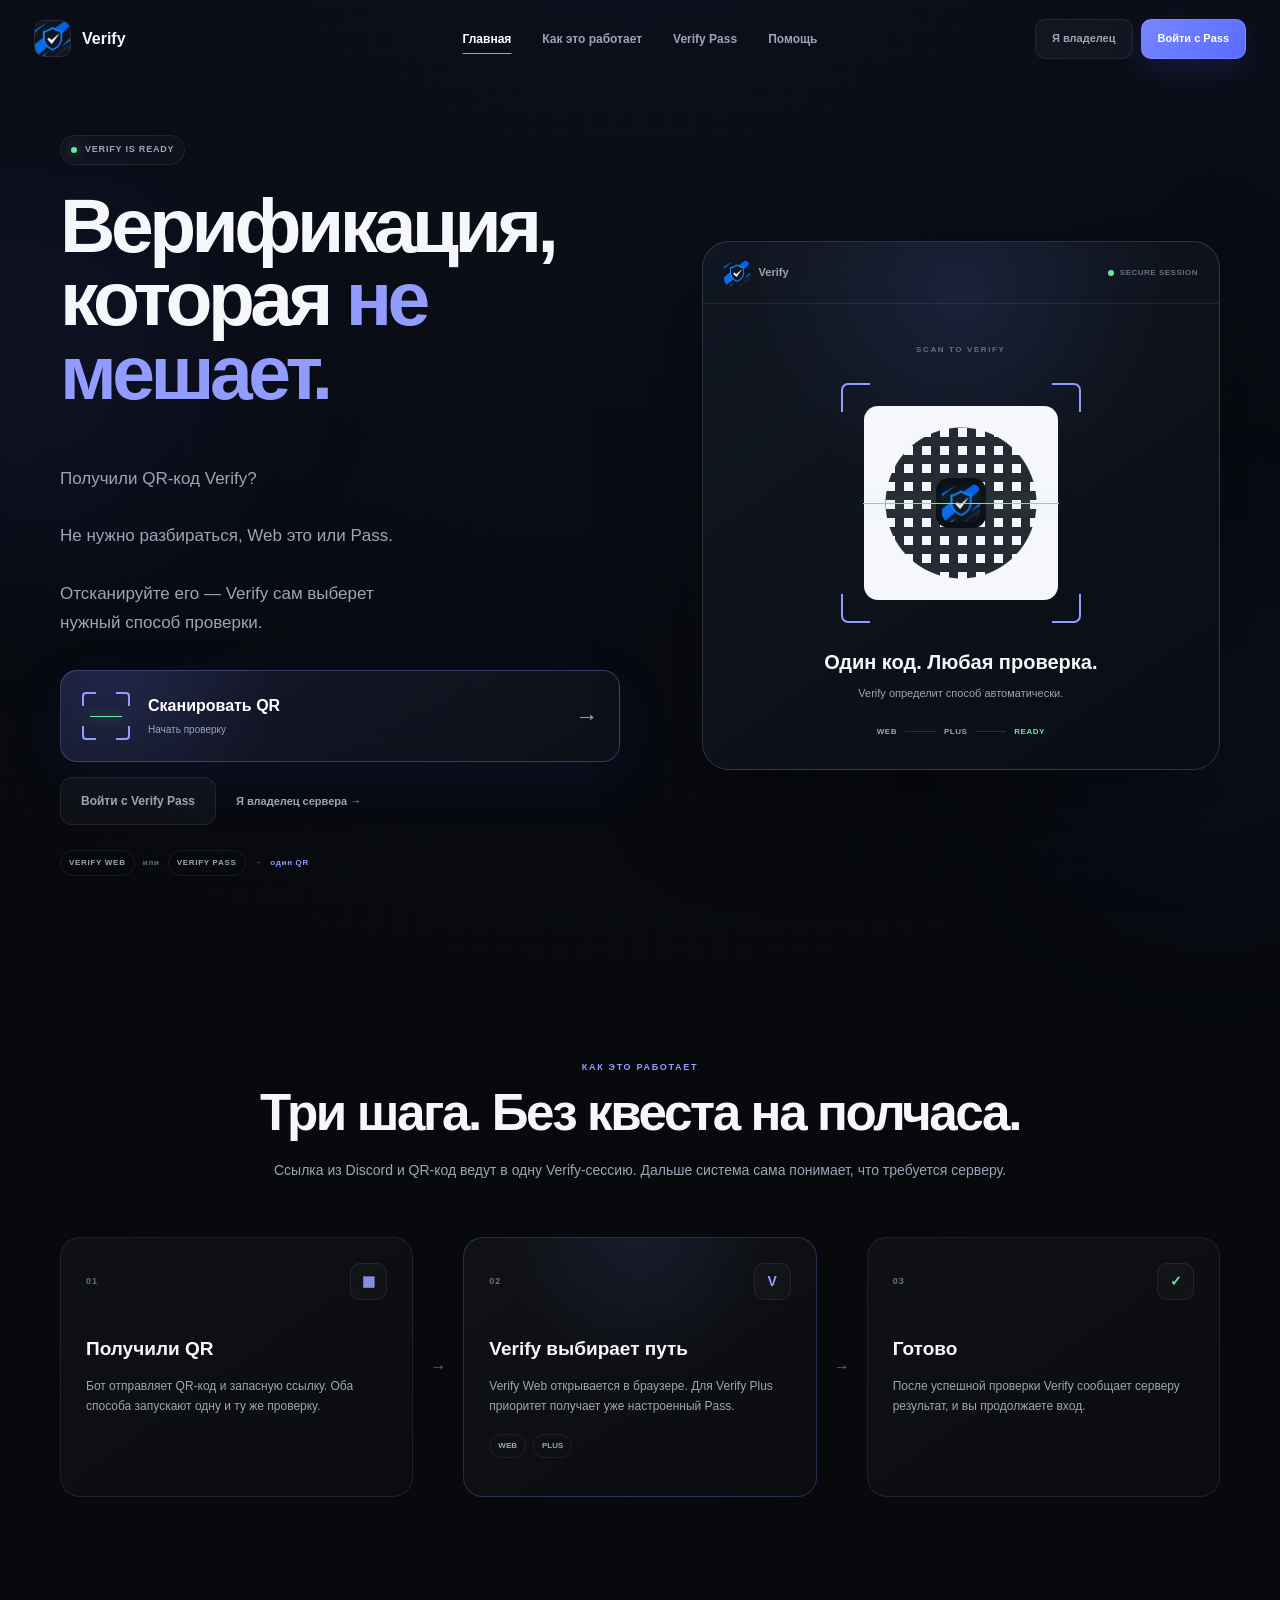
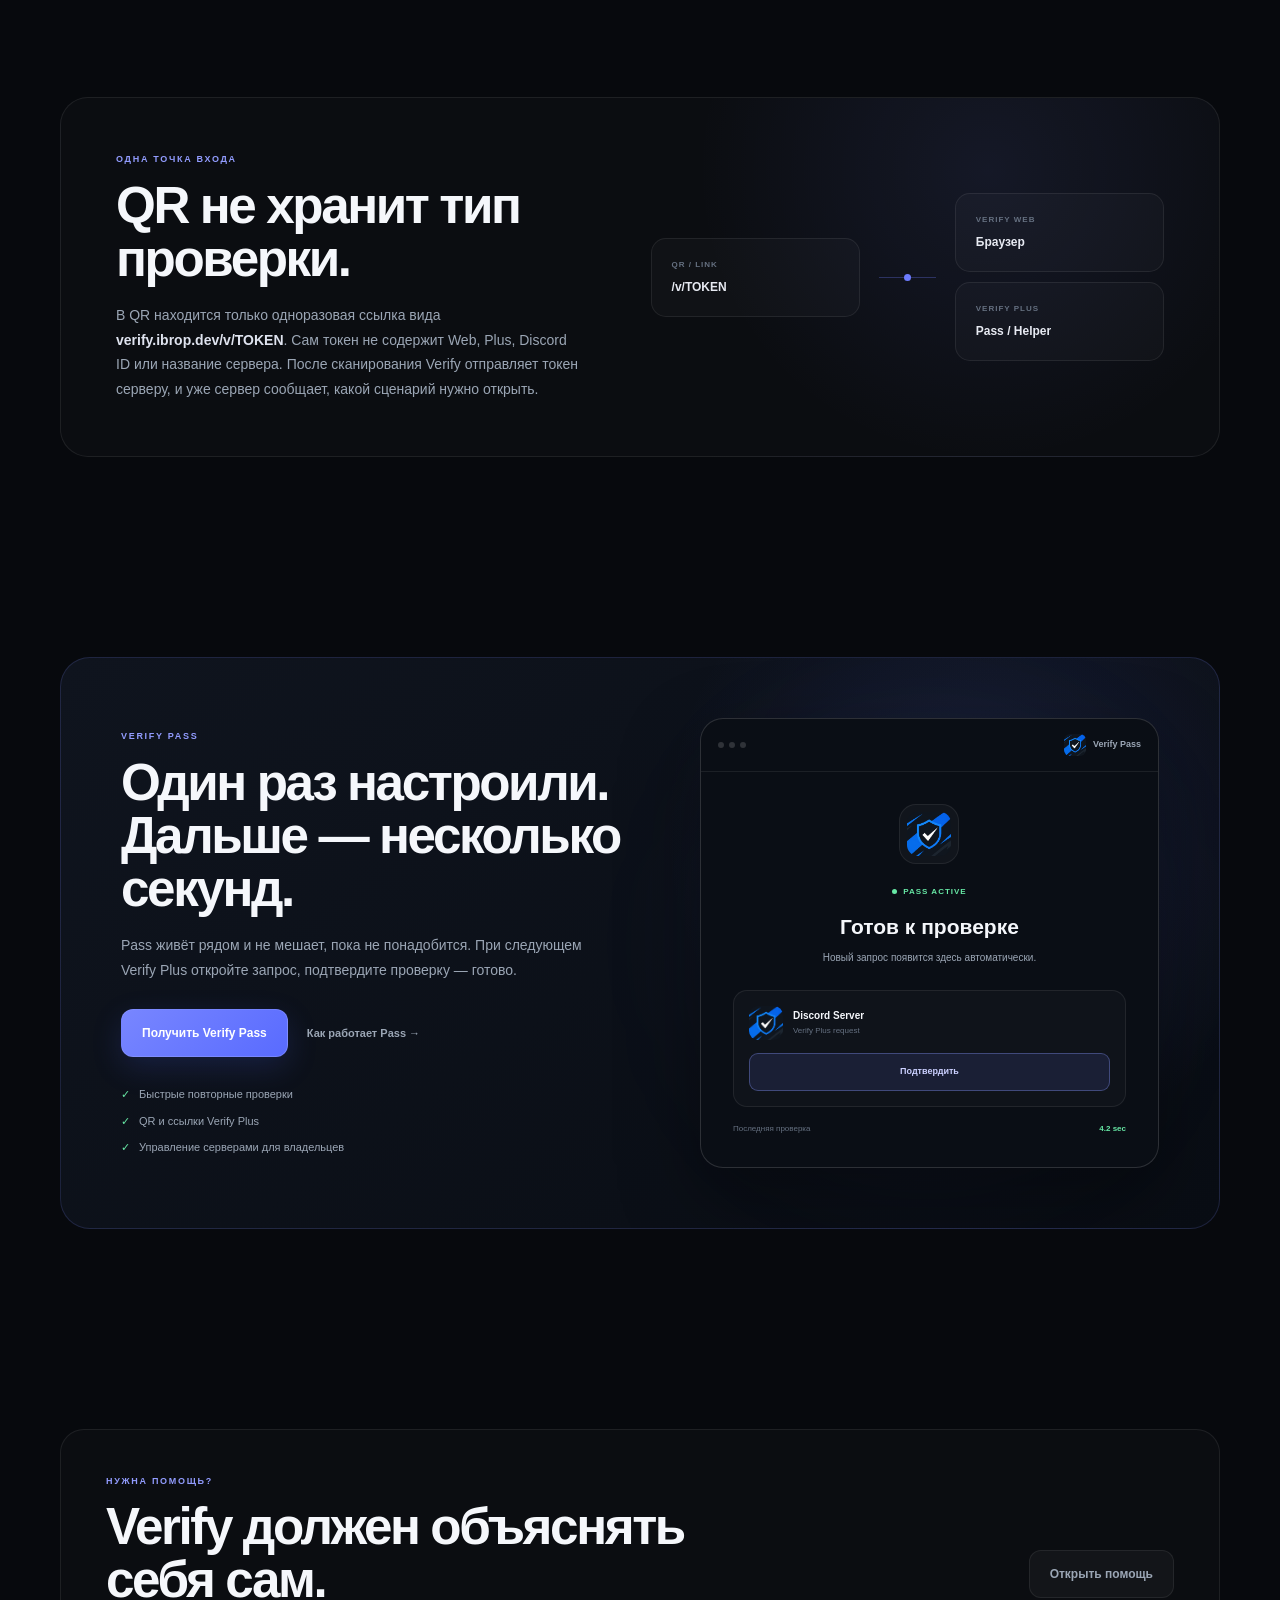
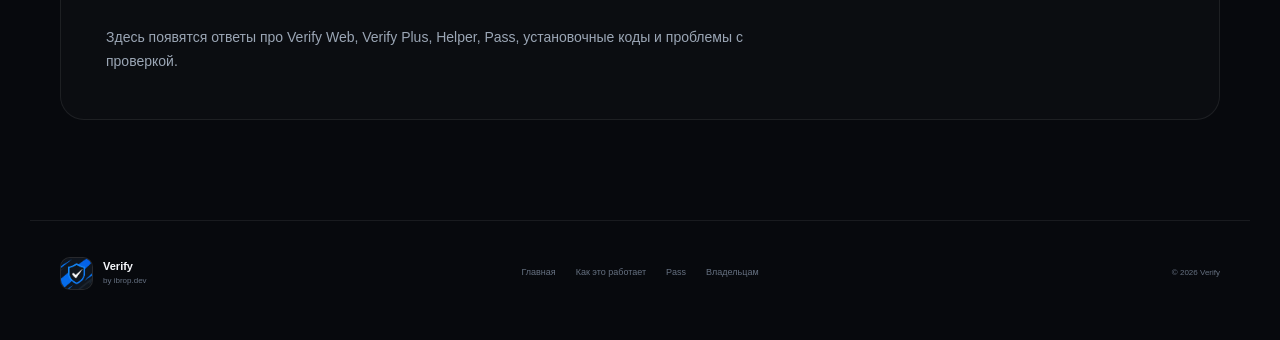
<file: index.html>
<!DOCTYPE html>
<html lang="ru">
<head>
    <meta charset="UTF-8">
    <meta name="viewport" content="width=device-width, initial-scale=1.0">

    <title>Verify — Discord Verification</title>

    <meta
        name="description"
        content="Verify — быстрая и понятная верификация для Discord-серверов."
    >

    <link
        rel="icon"
        type="image/png"
        href="assets/verify.png"
    >

    <link
        rel="stylesheet"
        href="style.css"
    >
</head>

<body>

<header class="navbar">

    <a class="brand" href="#home">
        <span class="brand-logo-box">
            <img
                class="brand-logo"
                src="assets/verify.png"
                alt="Verify"
            >
        </span>

        <span class="brand-name">
            Verify
        </span>
    </a>

    <nav class="nav-center">
        <a class="nav-link active" href="#home">
            Главная
        </a>

        <a class="nav-link" href="#how">
            Как это работает
        </a>

        <a class="nav-link" href="#pass">
            Verify Pass
        </a>

        <a class="nav-link" href="#help">
            Помощь
        </a>
    </nav>

    <div class="nav-actions">
        <a
            class="button button-secondary"
            href="/owners/"
        >
            Я владелец
        </a>

        <a
            class="button button-primary"
            href="#pass"
        >
            Войти с Pass
        </a>
    </div>

    <button
        class="mobile-menu-button"
        id="mobileMenuButton"
        type="button"
        aria-label="Открыть меню"
        aria-expanded="false"
    >
        <span></span>
        <span></span>
        <span></span>
    </button>

</header>

<div
    class="mobile-menu"
    id="mobileMenu"
>
    <a href="#home">Главная</a>
    <a href="#how">Как это работает</a>
    <a href="#pass">Verify Pass</a>
    <a href="#help">Помощь</a>

    <div class="mobile-actions">
        <a
            class="button button-secondary"
            href="/owners/"
        >
            Я владелец
        </a>

        <a
            class="button button-primary"
            href="#pass"
        >
            Войти с Pass
        </a>
    </div>
</div>

<main>

    <!-- HERO -->

    <section
        class="hero"
        id="home"
    >

        <div class="hero-orb hero-orb-one"></div>
        <div class="hero-orb hero-orb-two"></div>

        <div class="hero-content">

            <div class="status-pill">
                <span class="status-dot"></span>
                Verify is ready
            </div>

            <h1>
                Верификация,<br>
                которая <span>не мешает.</span>
            </h1>

            <p class="hero-description">
                Получили QR-код Verify?

                Не нужно разбираться, Web это или Pass.

                Отсканируйте его — Verify сам выберет
                нужный способ проверки.
            </p>

            <div class="hero-actions">

                <button
                    class="scan-button"
                    id="openScanner"
                    type="button"
                >

                    <span
                        class="scan-icon"
                        aria-hidden="true"
                    >
                        <i></i>
                        <i></i>
                        <i></i>
                        <i></i>
                        <b></b>
                    </span>

                    <span class="scan-button-text">
                        <strong>
                            Сканировать QR
                        </strong>

                        <small>
                            Начать проверку
                        </small>
                    </span>

                    <span class="scan-arrow">
                        →
                    </span>

                </button>

                <div class="hero-secondary-actions">

                    <a
                        class="button button-secondary button-large"
                        href="#pass"
                    >
                        Войти с Verify Pass
                    </a>

                    <a
                        class="owner-link"
                        href="/owners/"
                    >
                        Я владелец сервера →
                    </a>

                </div>

            </div>

            <div class="route-pills">

                <span>
                    VERIFY WEB
                </span>

                <b>
                    или
                </b>

                <span>
                    VERIFY PASS
                </span>

                <b>
                    →
                </b>

                <strong>
                    один QR
                </strong>

            </div>

        </div>

        <!-- QR PREVIEW -->

        <div
            class="scanner-preview"
            aria-hidden="true"
        >

            <div class="preview-top">

                <div class="preview-brand">

                    <img
                        src="assets/verify.png"
                        alt=""
                    >

                    <span>
                        Verify
                    </span>

                </div>

                <span class="preview-secure">
                    <i></i>
                    Secure session
                </span>

            </div>

            <div class="preview-body">

                <span class="preview-label">
                    SCAN TO VERIFY
                </span>

                <div class="qr-stage">

                    <div class="qr-frame">

                        <span class="corner c1"></span>
                        <span class="corner c2"></span>
                        <span class="corner c3"></span>
                        <span class="corner c4"></span>

                        <div class="fake-qr">

                            <div class="qr-grid"></div>

                            <div class="qr-logo">
                                <img
                                    src="assets/verify.png"
                                    alt=""
                                >
                            </div>

                        </div>

                        <div class="scan-line"></div>

                    </div>

                </div>

                <h3>
                    Один код. Любая проверка.
                </h3>

                <p>
                    Verify определит способ автоматически.
                </p>

                <div class="preview-methods">

                    <span>
                        Web
                    </span>

                    <div class="method-line"></div>

                    <span>
                        Plus
                    </span>

                    <div class="method-line"></div>

                    <span class="method-ready">
                        Ready
                    </span>

                </div>

            </div>

        </div>

    </section>

    <!-- HOW -->

    <section
        class="section how-section"
        id="how"
    >

        <div class="section-heading centered">

            <span class="eyebrow">
                КАК ЭТО РАБОТАЕТ
            </span>

            <h2>
                Три шага. Без квеста на полчаса.
            </h2>

            <p>
                Ссылка из Discord и QR-код ведут
                в одну Verify-сессию.

                Дальше система сама понимает,
                что требуется серверу.
            </p>

        </div>

        <div class="steps">

            <article class="step-card">

                <div class="step-top">

                    <span class="step-number">
                        01
                    </span>

                    <span class="step-icon">
                        ▦
                    </span>

                </div>

                <h3>
                    Получили QR
                </h3>

                <p>
                    Бот отправляет QR-код и запасную ссылку.

                    Оба способа запускают одну
                    и ту же проверку.
                </p>

            </article>

            <div class="step-connector">
                →
            </div>

            <article class="step-card featured-step">

                <div class="step-top">

                    <span class="step-number">
                        02
                    </span>

                    <span class="step-icon">
                        V
                    </span>

                </div>

                <h3>
                    Verify выбирает путь
                </h3>

                <p>
                    Verify Web открывается в браузере.

                    Для Verify Plus приоритет получает
                    уже настроенный Pass.
                </p>

                <div class="mini-routes">
                    <span>WEB</span>
                    <span>PLUS</span>
                </div>

            </article>

            <div class="step-connector">
                →
            </div>

            <article class="step-card">

                <div class="step-top">

                    <span class="step-number">
                        03
                    </span>

                    <span class="step-icon success">
                        ✓
                    </span>

                </div>

                <h3>
                    Готово
                </h3>

                <p>
                    После успешной проверки Verify
                    сообщает серверу результат,
                    и вы продолжаете вход.
                </p>

            </article>

        </div>

    </section>

    <!-- ROUTES -->

    <section class="section">

        <div class="route-showcase">

            <div>

                <span class="eyebrow">
                    ОДНА ТОЧКА ВХОДА
                </span>

                <h2>
                    QR не хранит тип проверки.
                </h2>

                <p>
                    В QR находится только одноразовая ссылка
                    вида <strong>verify.ibrop.dev/v/TOKEN</strong>.

                    Сам токен не содержит Web, Plus,
                    Discord ID или название сервера.

                    После сканирования Verify отправляет токен
                    серверу, и уже сервер сообщает,
                    какой сценарий нужно открыть.
                </p>

            </div>

            <div class="route-map">

                <div class="route-box">
                    <span>
                        QR / LINK
                    </span>

                    <strong>
                        /v/TOKEN
                    </strong>
                </div>

                <div class="route-split">
                    <span></span>
                    <i></i>
                    <span></span>
                </div>

                <div class="route-options">

                    <div class="route-option">
                        <span>
                            VERIFY WEB
                        </span>

                        <strong>
                            Браузер
                        </strong>
                    </div>

                    <div class="route-option">
                        <span>
                            VERIFY PLUS
                        </span>

                        <strong>
                            Pass / Helper
                        </strong>
                    </div>

                </div>

            </div>

        </div>

    </section>

    <!-- PASS -->

    <section
        class="section pass-section"
        id="pass"
    >

        <div class="pass-card">

            <div class="pass-content">

                <span class="eyebrow">
                    VERIFY PASS
                </span>

                <h2>
                    Один раз настроили.<br>
                    Дальше — несколько секунд.
                </h2>

                <p>
                    Pass живёт рядом и не мешает,
                    пока не понадобится.

                    При следующем Verify Plus
                    откройте запрос,
                    подтвердите проверку — готово.
                </p>

                <div class="pass-actions">

                    <a
                        class="button button-primary button-large"
                        href="#"
                    >
                        Получить Verify Pass
                    </a>

                    <a
                        class="text-link"
                        href="#help"
                    >
                        Как работает Pass →
                    </a>

                </div>

                <div class="pass-points">

                    <span>
                        <i>✓</i>
                        Быстрые повторные проверки
                    </span>

                    <span>
                        <i>✓</i>
                        QR и ссылки Verify Plus
                    </span>

                    <span>
                        <i>✓</i>
                        Управление серверами для владельцев
                    </span>

                </div>

            </div>

            <div class="pass-preview">

                <div class="phone-glow"></div>

                <div class="pass-window">

                    <div class="pass-window-top">

                        <div class="window-controls">
                            <span></span>
                            <span></span>
                            <span></span>
                        </div>

                        <div class="pass-window-brand">

                            <img
                                src="assets/verify.png"
                                alt=""
                            >

                            <strong>
                                Verify Pass
                            </strong>

                        </div>

                    </div>

                    <div class="pass-window-content">

                        <div class="pass-avatar">

                            <img
                                src="assets/verify.png"
                                alt=""
                            >

                        </div>

                        <span class="pass-active">
                            <i></i>
                            PASS ACTIVE
                        </span>

                        <h3>
                            Готов к проверке
                        </h3>

                        <p>
                            Новый запрос появится здесь автоматически.
                        </p>

                        <div class="request-card">

                            <div class="request-server">

                                <img
                                    src="assets/verify.png"
                                    alt=""
                                >

                                <div>

                                    <strong>
                                        Discord Server
                                    </strong>

                                    <span>
                                        Verify Plus request
                                    </span>

                                </div>

                            </div>

                            <button
                                class="confirm-button"
                                type="button"
                            >
                                Подтвердить
                            </button>

                        </div>

                        <div class="pass-meta">

                            <span>
                                Последняя проверка
                            </span>

                            <strong>
                                4.2 sec
                            </strong>

                        </div>

                    </div>

                </div>

            </div>

        </div>

    </section>

    <!-- HELP -->

    <section
        class="section help-section"
        id="help"
    >

        <div class="help-card">

            <div>

                <span class="eyebrow">
                    НУЖНА ПОМОЩЬ?
                </span>

                <h2>
                    Verify должен объяснять себя сам.
                </h2>

                <p>
                    Здесь появятся ответы про Verify Web,
                    Verify Plus, Helper, Pass,
                    установочные коды
                    и проблемы с проверкой.
                </p>

            </div>

            <a
                class="button button-secondary button-large"
                href="#"
            >
                Открыть помощь
            </a>

        </div>

    </section>

</main>

<footer>

    <div class="footer-brand">

        <span class="footer-logo-box">

            <img
                class="footer-logo"
                src="assets/verify.png"
                alt="Verify"
            >

        </span>

        <div>
            <strong>
                Verify
            </strong>

            <span>
                by ibrop.dev
            </span>
        </div>

    </div>

    <div class="footer-links">

        <a href="#home">
            Главная
        </a>

        <a href="#how">
            Как это работает
        </a>

        <a href="#pass">
            Pass
        </a>

        <a href="/owners/">
            Владельцам
        </a>

    </div>

    <div class="footer-copy">
        © 2026 Verify
    </div>

</footer>

<!-- REAL QR SCANNER -->

<div
    class="scanner-modal"
    id="scannerModal"
    aria-hidden="true"
>

    <div
        class="scanner-backdrop"
        data-close-scanner
    ></div>

    <div
        class="scanner-dialog"
        role="dialog"
        aria-modal="true"
        aria-labelledby="scannerTitle"
    >

        <button
            class="scanner-close"
            type="button"
            data-close-scanner
            aria-label="Закрыть"
        >
            ×
        </button>

        <div
            class="scanner-view"
            id="scannerView"
        >

            <div class="scanner-dialog-brand">

                <img
                    src="assets/verify.png"
                    alt=""
                >

                <span>
                    Verify Scanner
                </span>

            </div>

            <h2 id="scannerTitle">
                Сканировать QR
            </h2>

            <p>
                Наведите камеру на QR-код Verify.

                Сканер получает только токен.
                Тип проверки определит Verify Server.
            </p>

            <div
                class="camera-placeholder"
                id="cameraPlaceholder"
            >

                <video
                    id="qrVideo"
                    playsinline
                    muted
                    autoplay
                ></video>

                <span class="corner c1"></span>
                <span class="corner c2"></span>
                <span class="corner c3"></span>
                <span class="corner c4"></span>

                <div class="camera-line"></div>

                <div
                    class="camera-status"
                    id="cameraStatus"
                >
                    Камера ещё не запущена
                </div>

            </div>

            <div class="scanner-note">

                <span>
                    VERIFY WEB
                </span>

                <b>
                    +
                </b>

                <span>
                    VERIFY PLUS
                </span>

            </div>

        </div>

        <!-- RESULT -->

        <section
            class="scan-result"
            id="scanResult"
            aria-live="polite"
            hidden
        >

            <div class="scan-result-glow"></div>

            <div
                class="scan-result-check"
                id="scanResultIcon"
            >
                ✓
            </div>

            <span
                class="scan-result-kicker"
                id="scanResultKicker"
            >
                QR РАСПОЗНАН
            </span>

            <h3 id="scanResultTitle">
                VERIFY
            </h3>

            <p
                class="scan-result-message"
                id="scanResultMessage"
            >
                Проверяем сессию…
            </p>

            <div
                class="scan-result-details"
                id="scanResultDetails"
            >

                <div>

                    <span>
                        Сервер
                    </span>

                    <strong id="scanResultServer">
                        —
                    </strong>

                </div>

                <div>

                    <span>
                        Сессия
                    </span>

                    <strong id="scanResultSession">
                        —
                    </strong>

                </div>

            </div>

            <div
                class="scan-result-actions"
                id="scanResultActions"
            ></div>

            <button
                class="scan-again"
                id="scanAgain"
                type="button"
            >
                ← Сканировать другой QR
            </button>

        </section>

    </div>

</div>

<script src="script.js"></script>

</body>
</html>
</file>
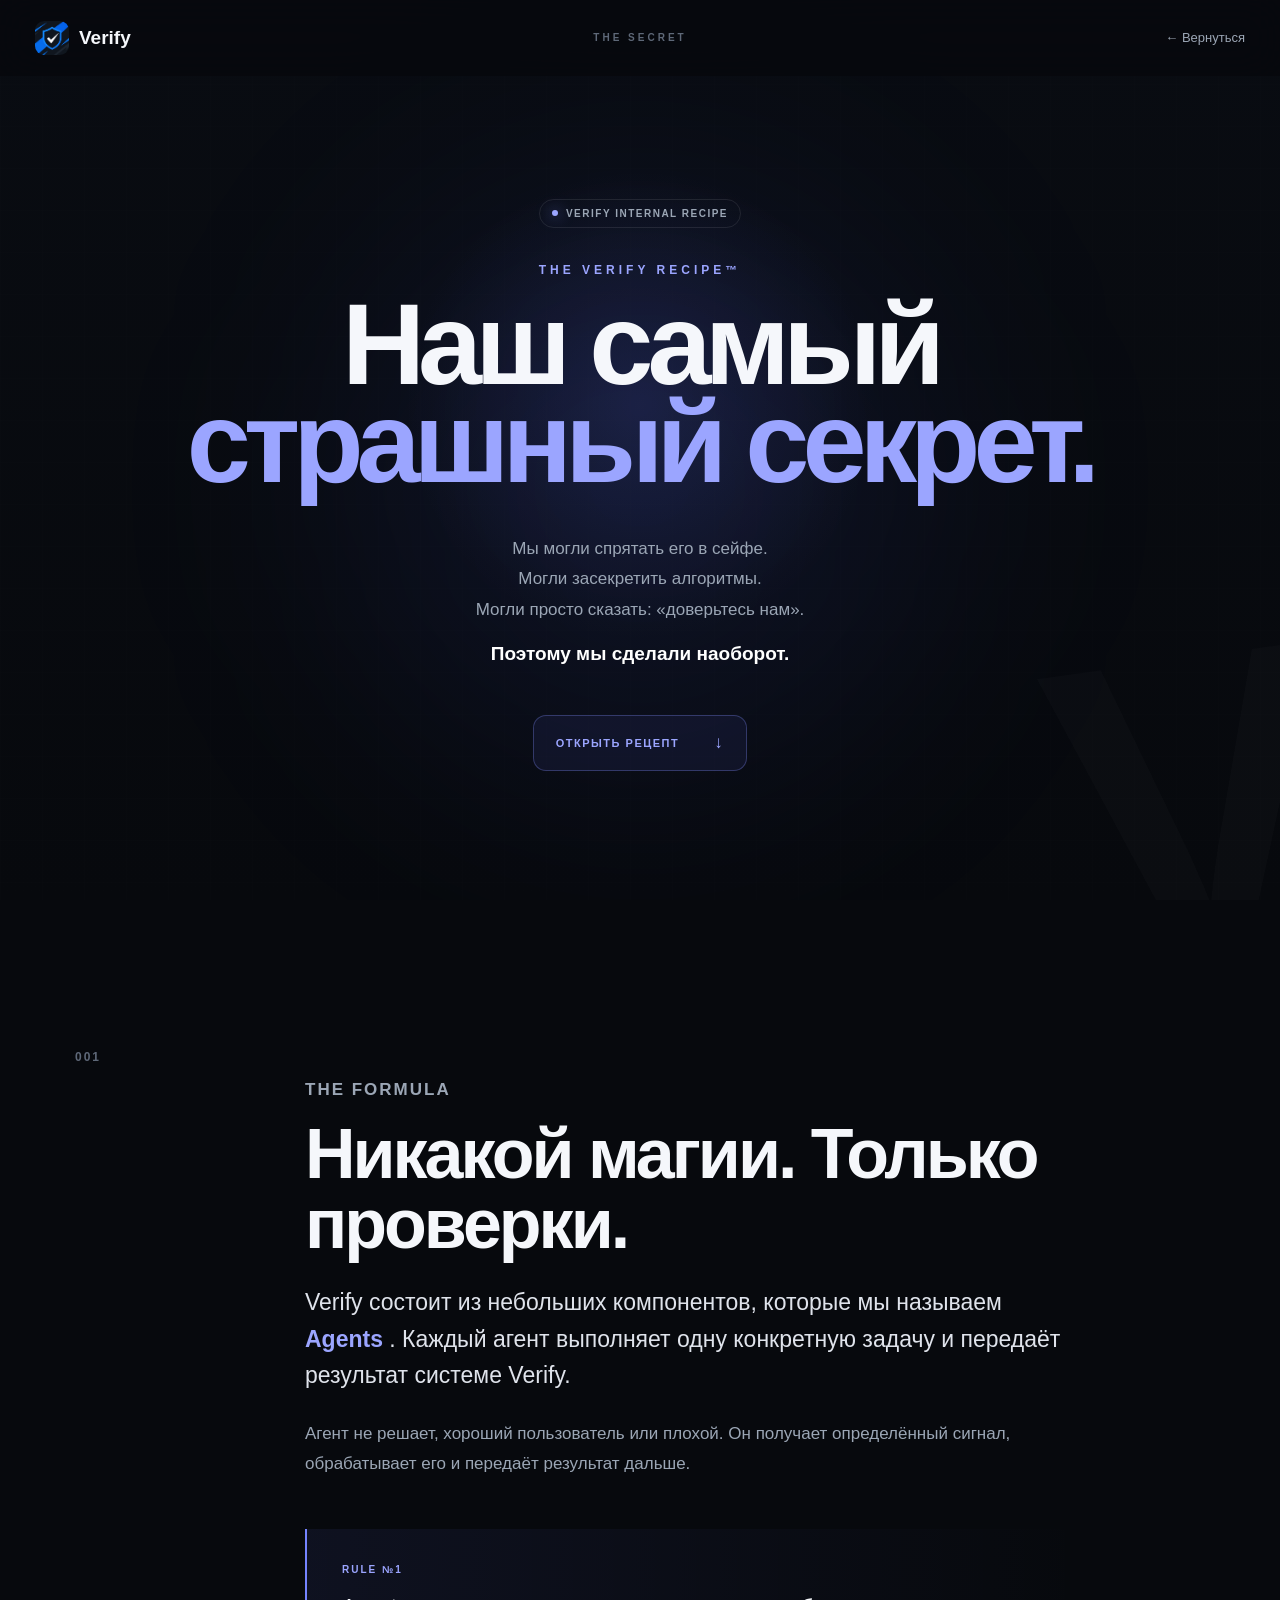
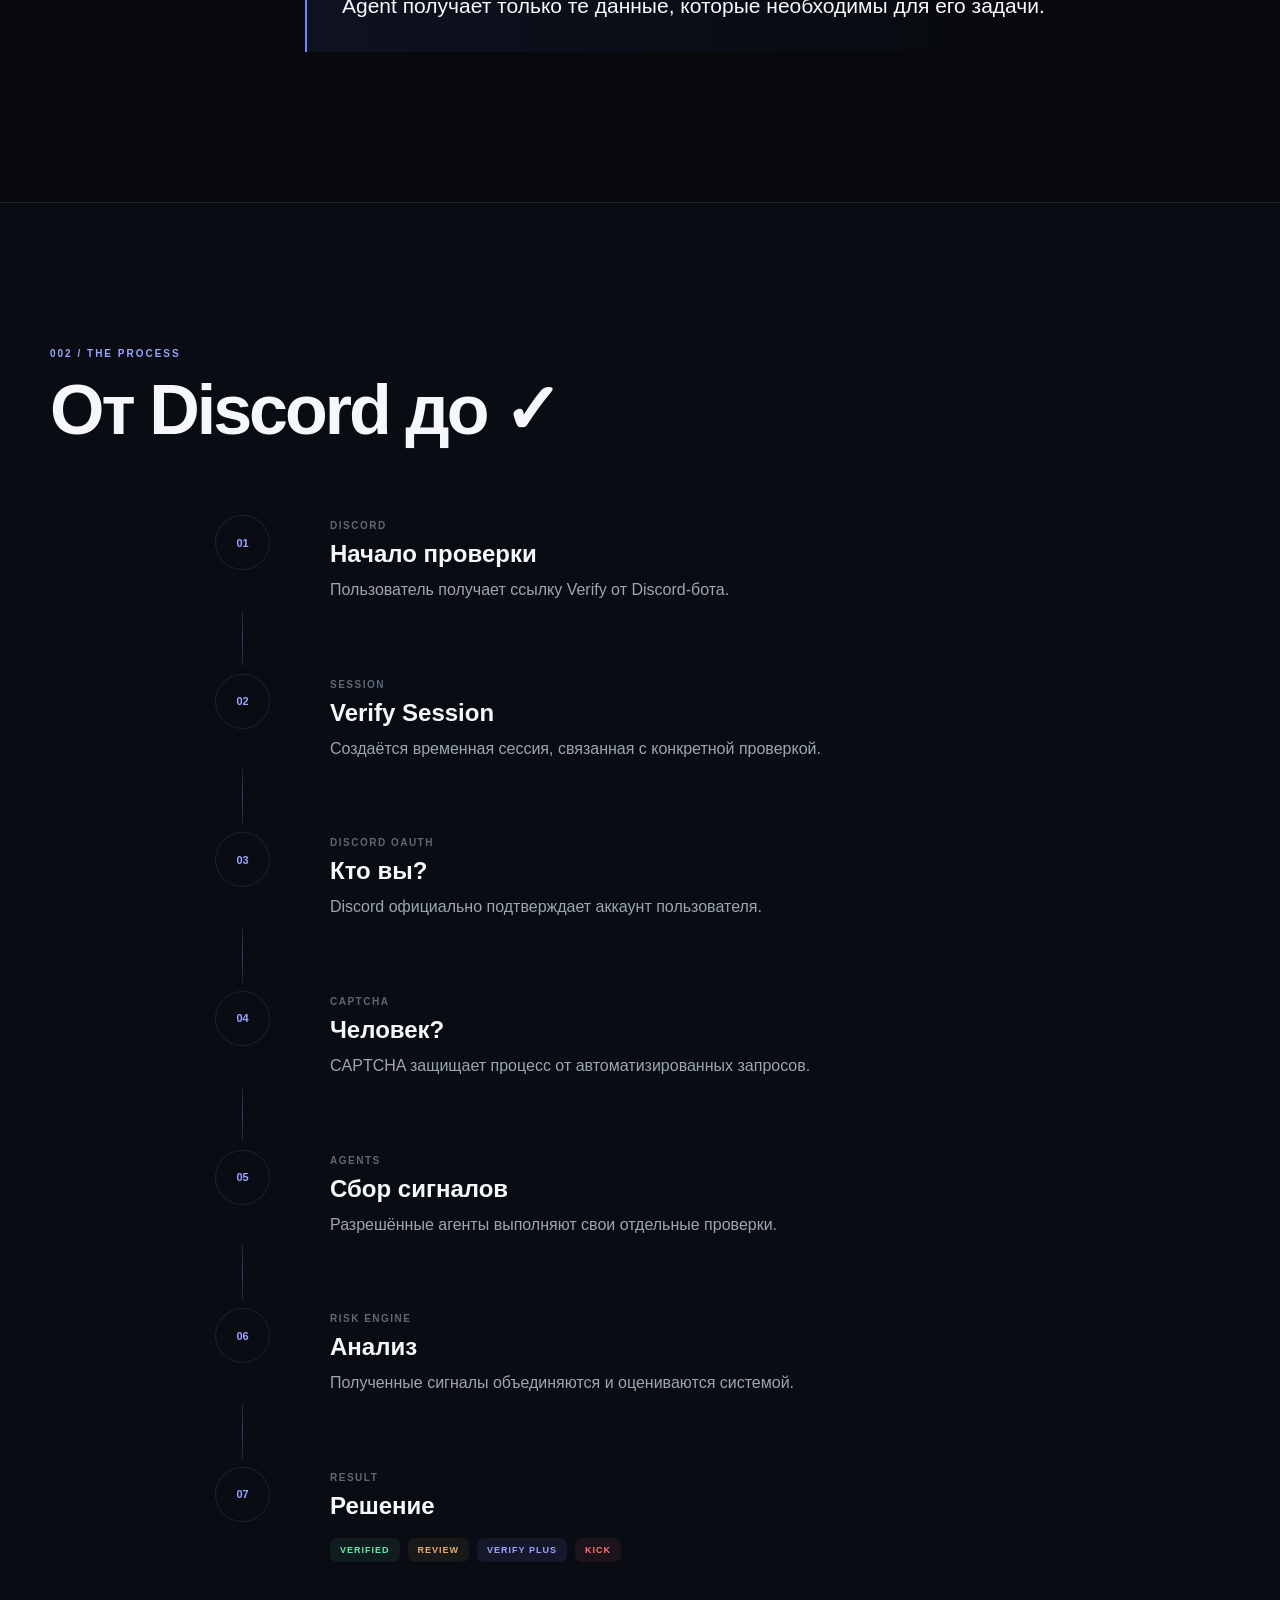
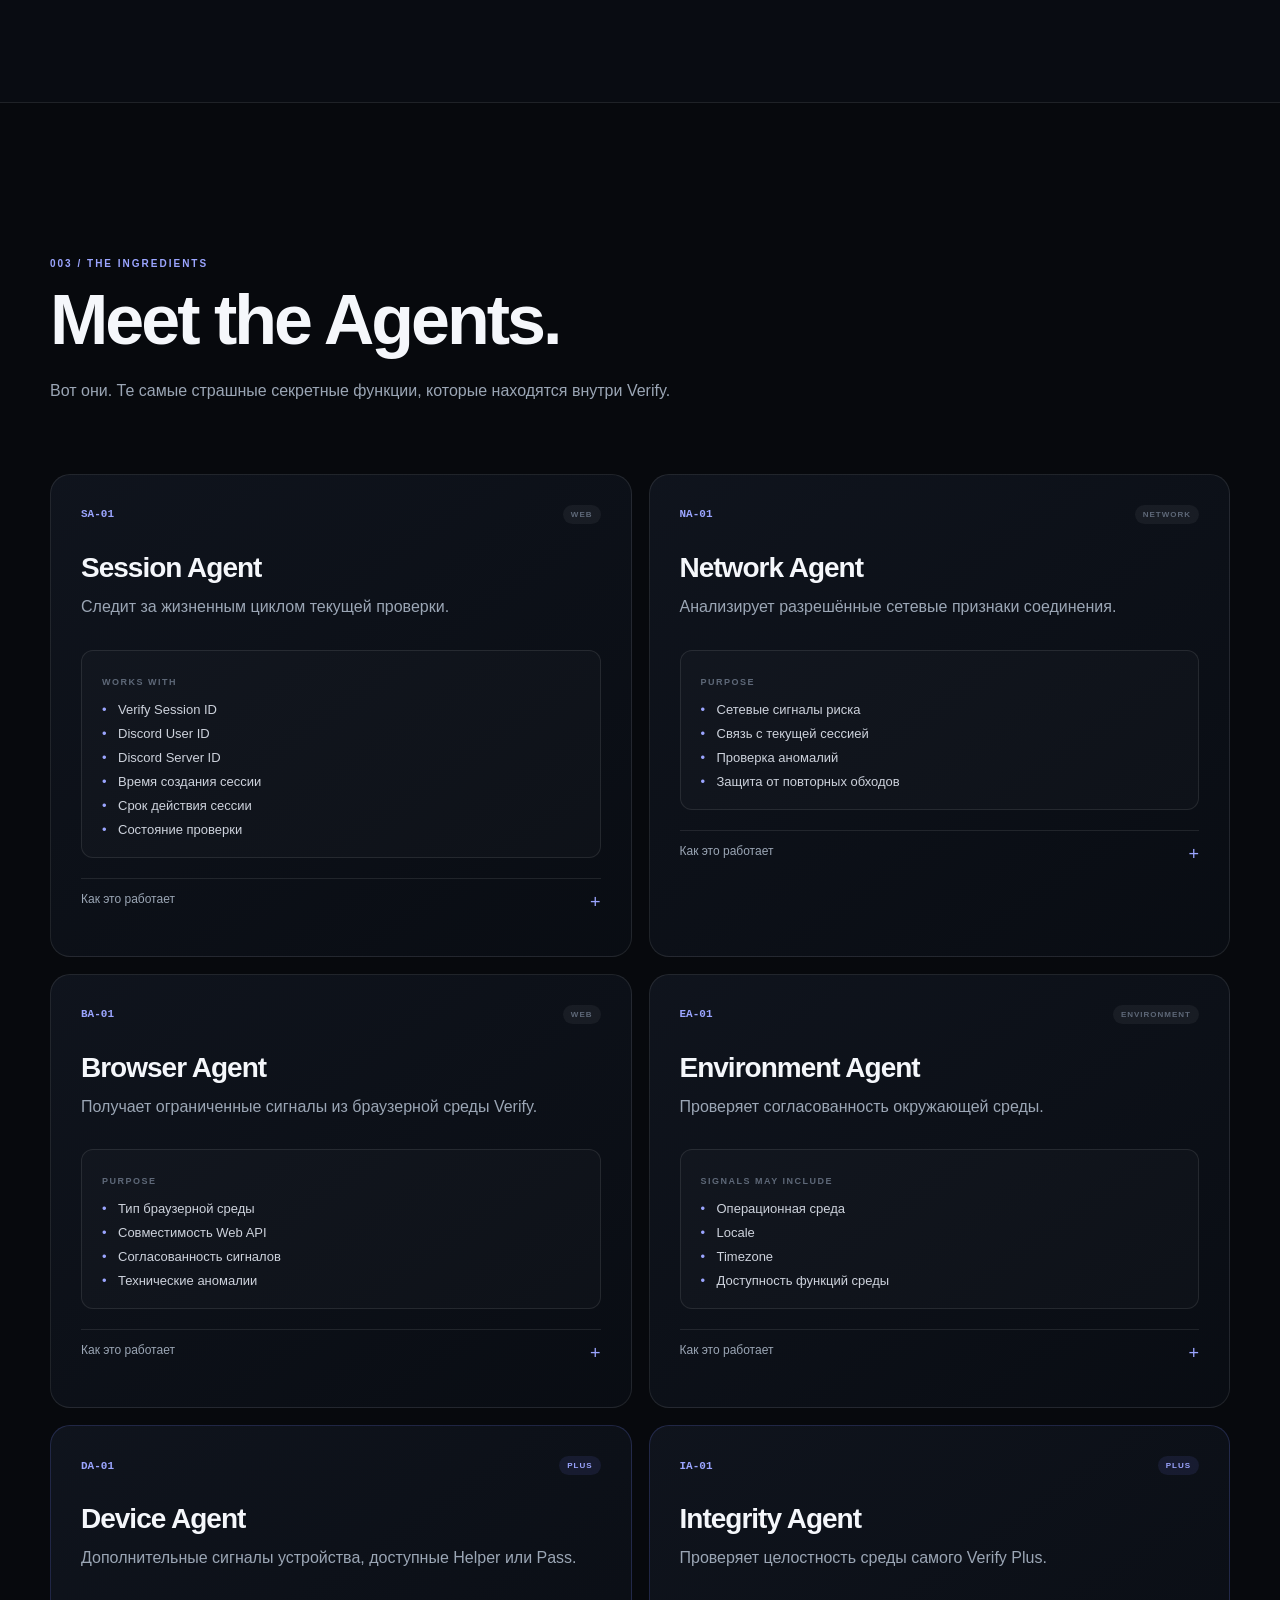
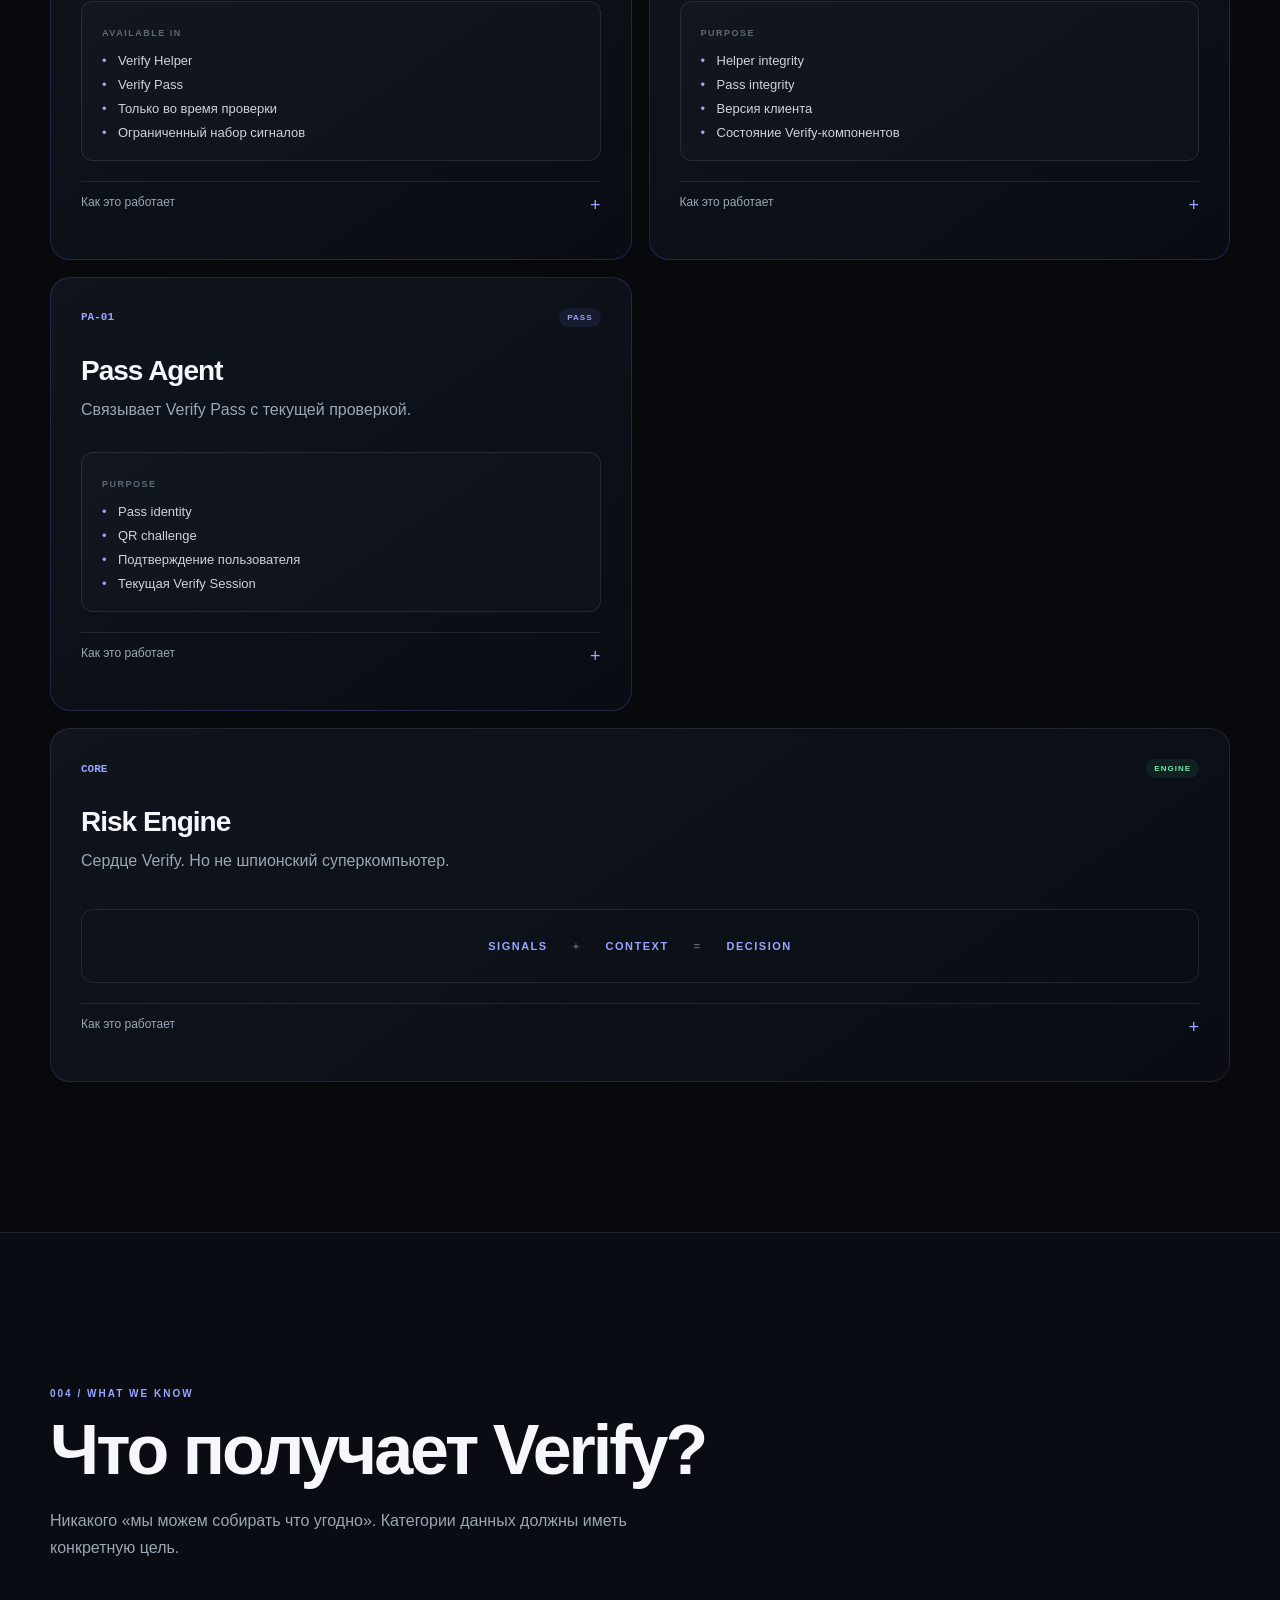
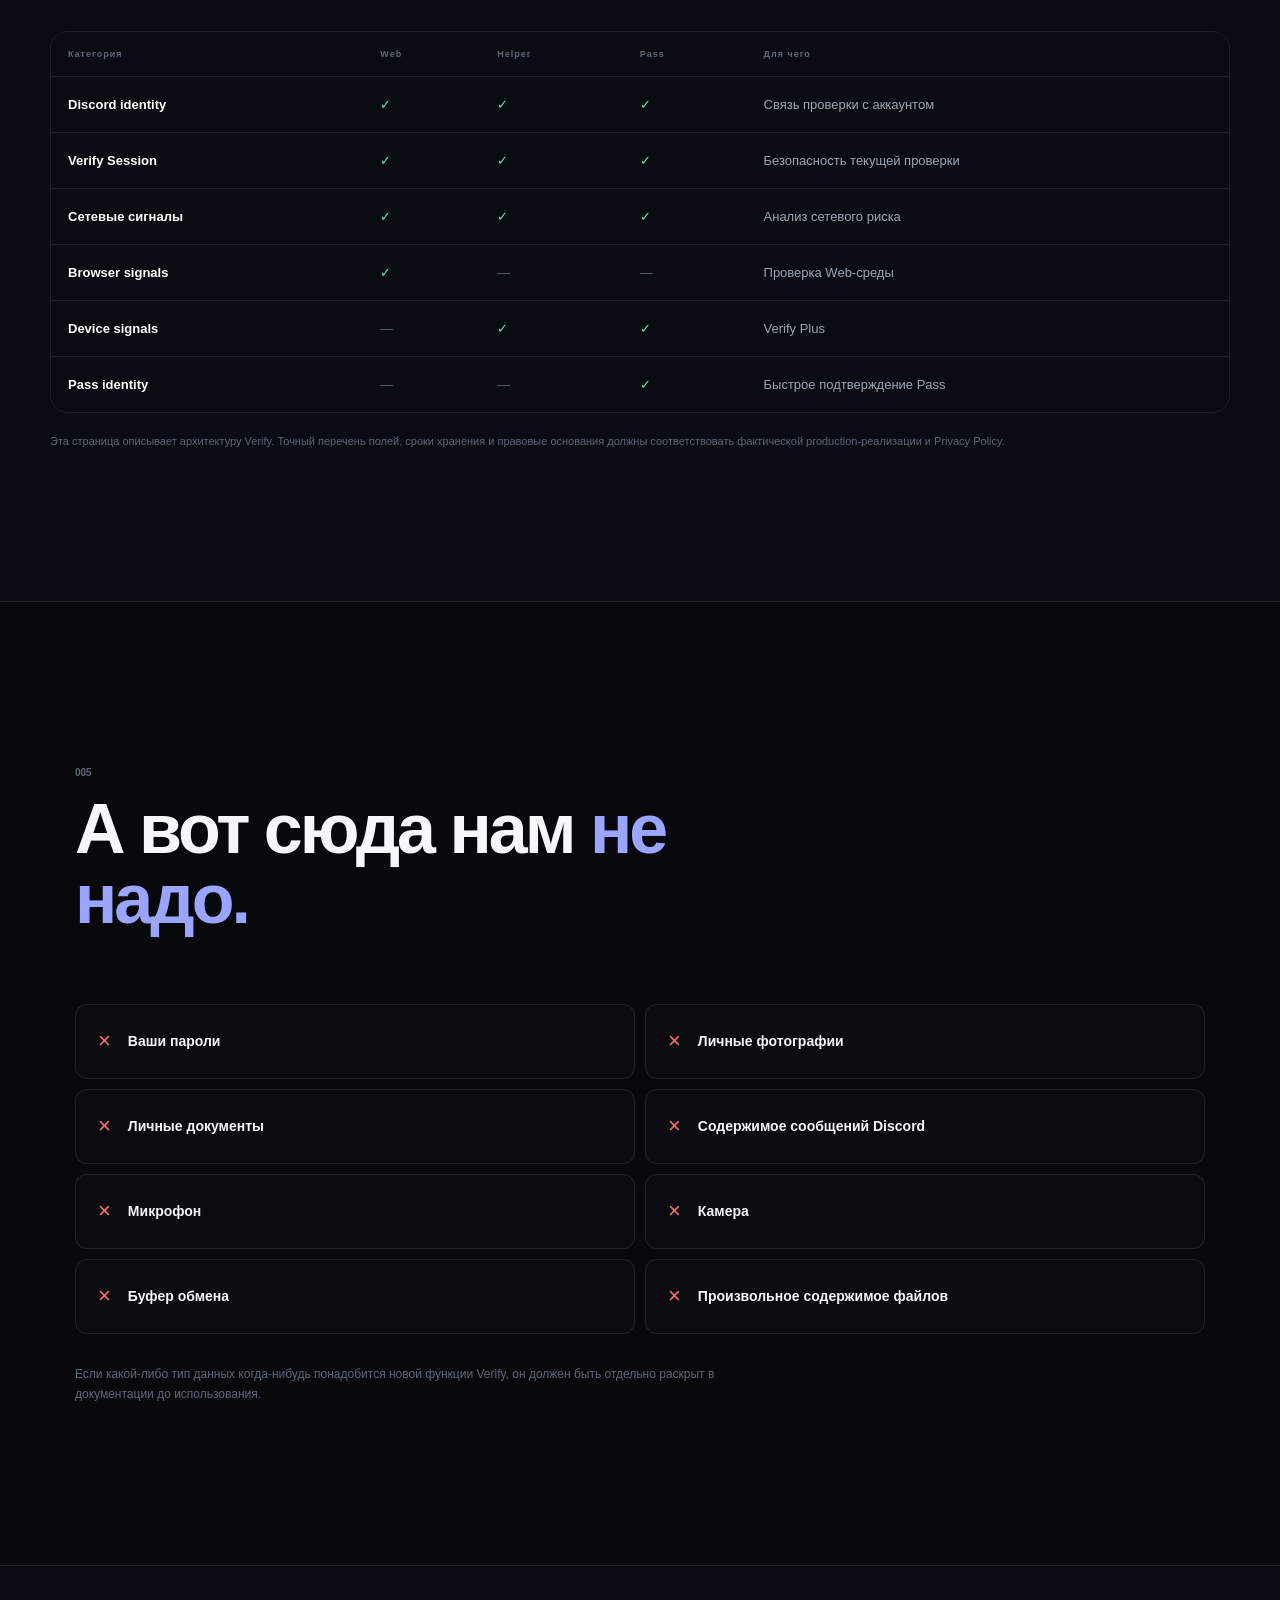
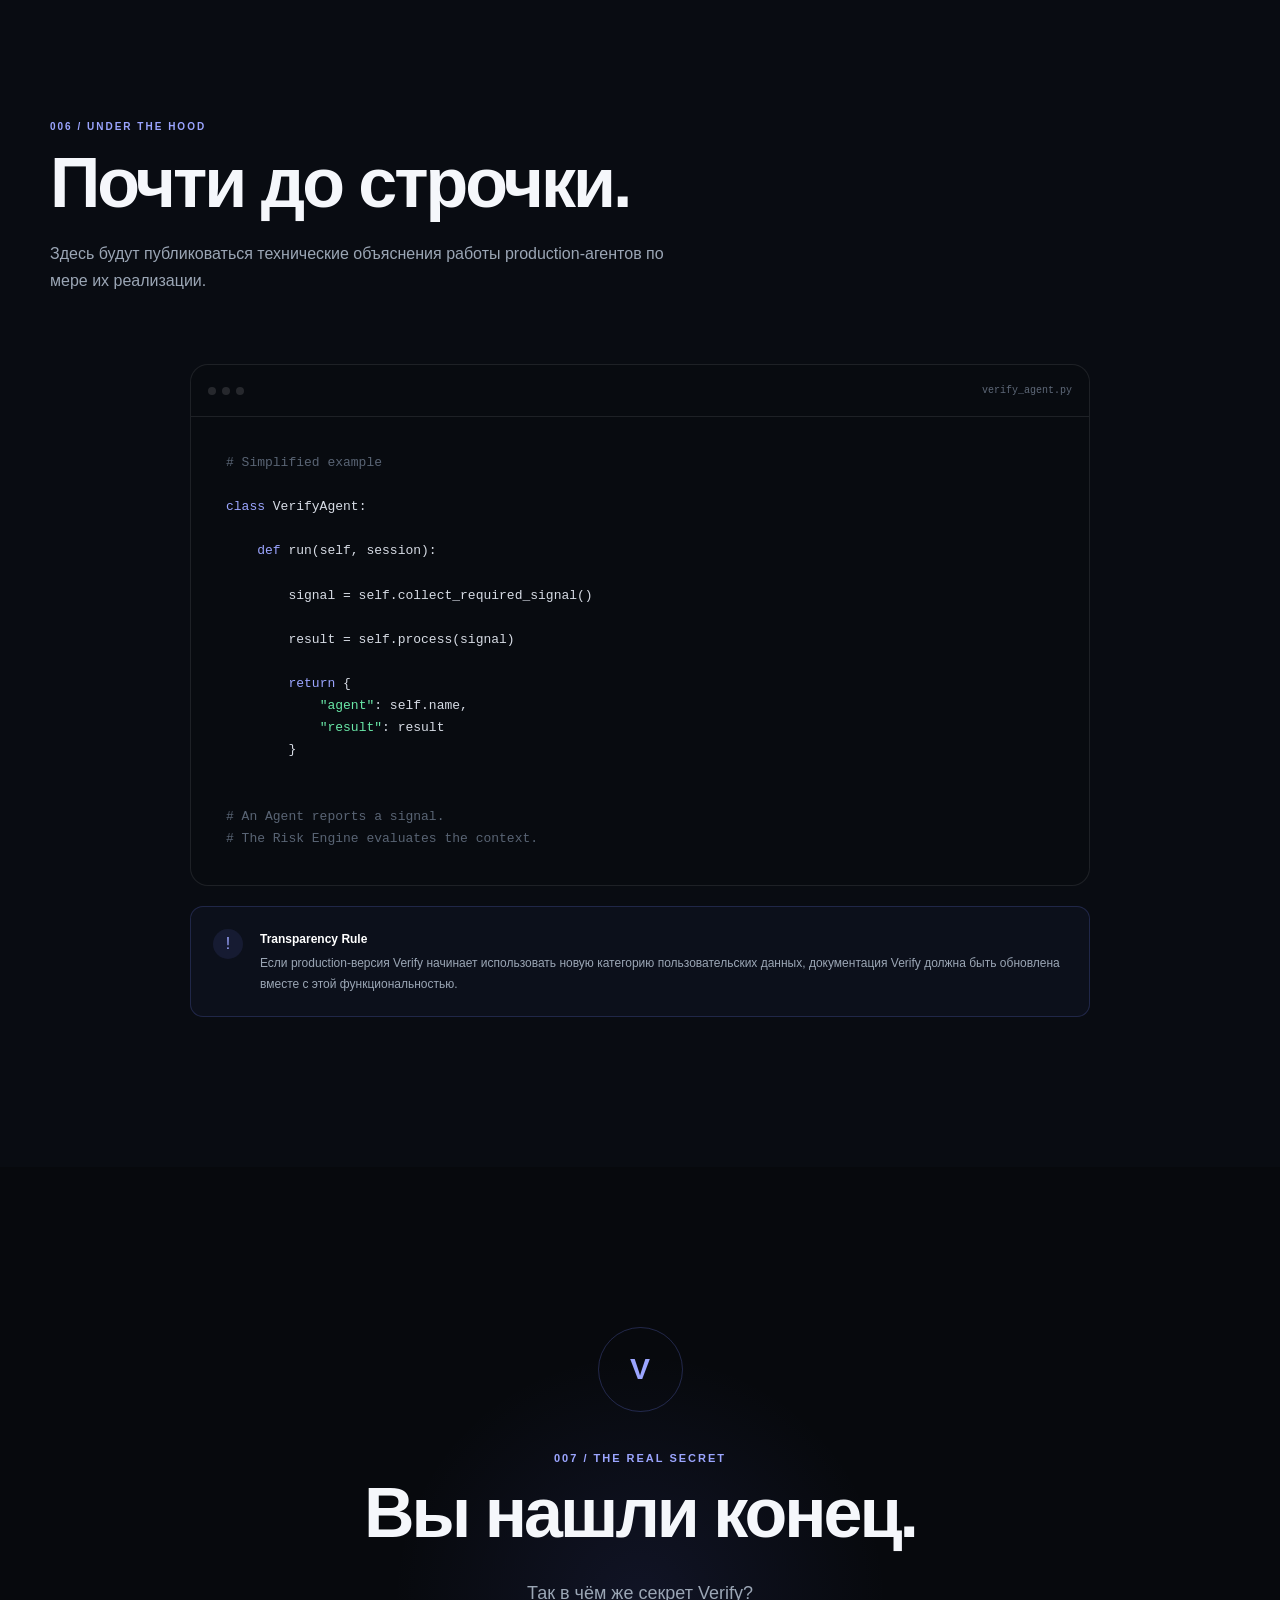
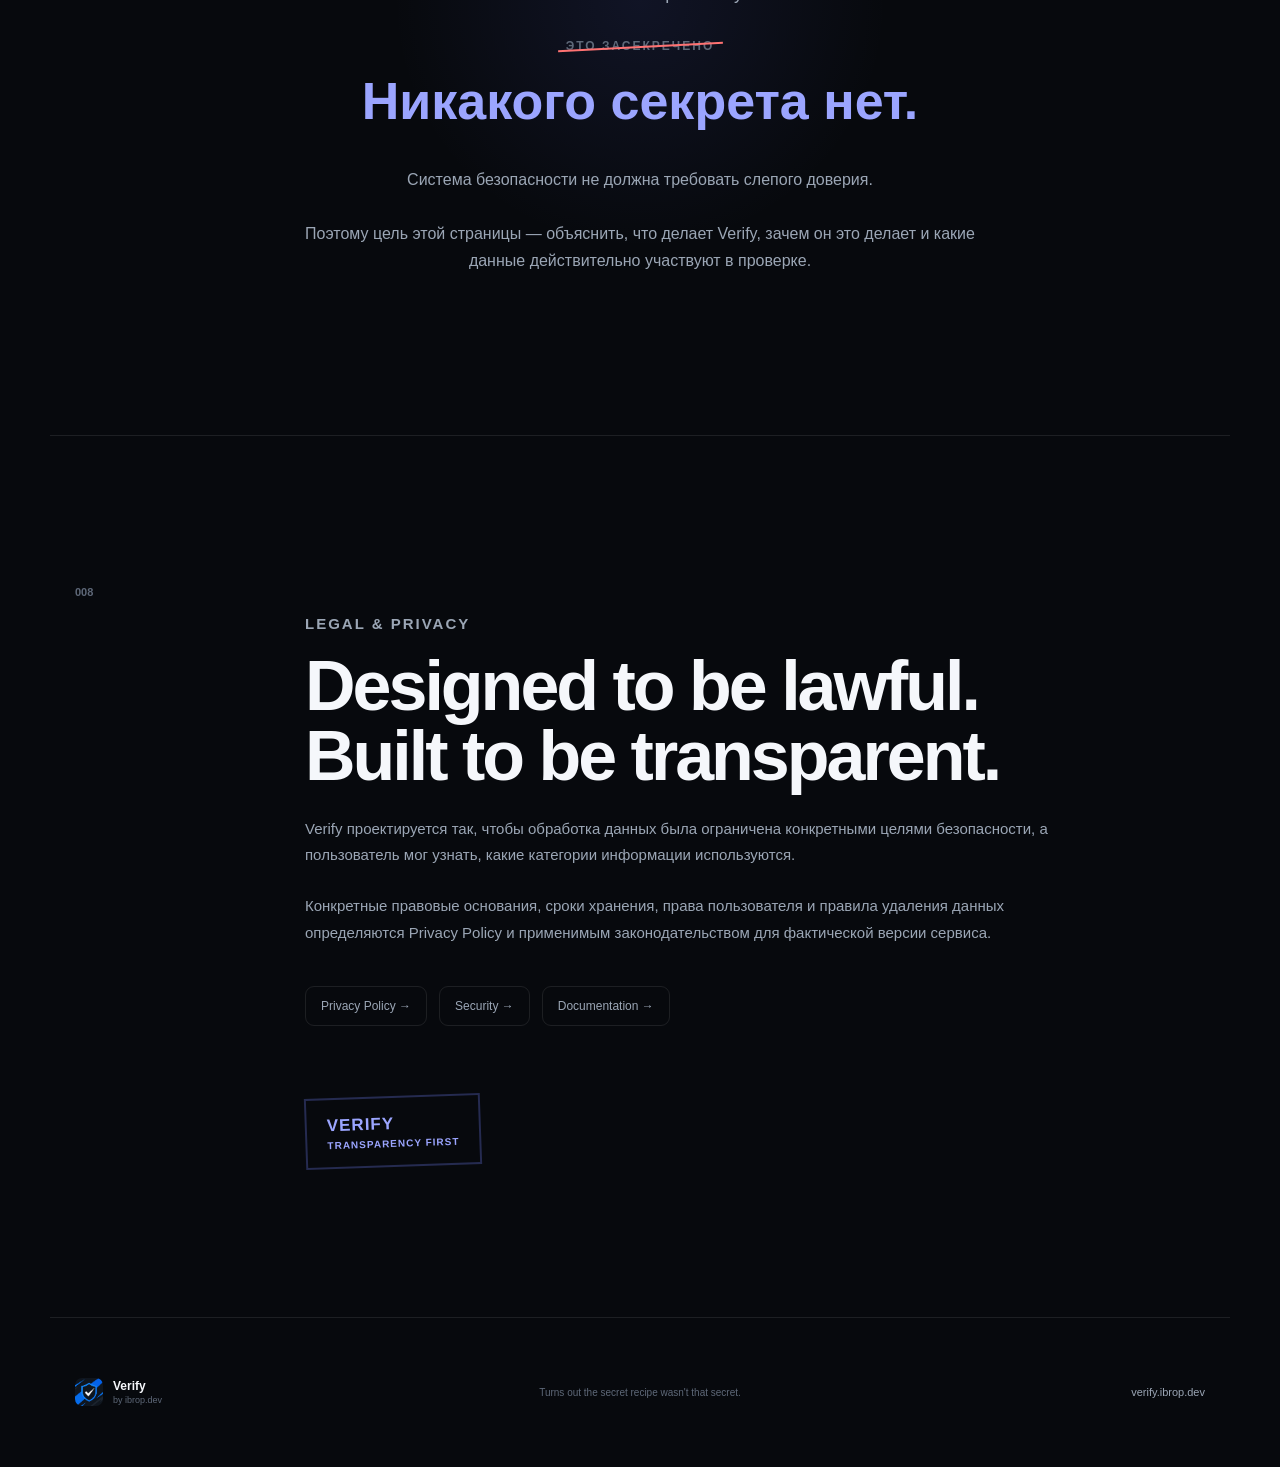
<file: secret/index.html>
<!DOCTYPE html>
<html lang="ru">

<head>
    <meta charset="UTF-8">

    <meta
        name="viewport"
        content="width=device-width, initial-scale=1.0"
    >

    <title>The Secret — Verify</title>

    <meta
        name="description"
        content="Секретный рецепт Verify. Что делает Verify, какие данные использует и как работают его агенты."
    >

    <link
        rel="icon"
        type="image/png"
        href="../assets/verify.png"
    >

    <link
        rel="stylesheet"
        href="style.css"
    >
</head>


<body>

<!-- ========================================
     NAVBAR
========================================= -->

<header class="navbar">

    <a
        class="brand"
        href="../"
    >

        <img
            src="../assets/verify.png"
            alt="Verify"
            class="brand-logo"
        >

        <span>
            Verify
        </span>

    </a>


    <div class="secret-label">
        THE SECRET
    </div>


    <a
        class="back-link"
        href="../"
    >
        ← Вернуться
    </a>

</header>


<main>


    <!-- ========================================
         HERO
    ========================================= -->

    <section class="hero">

        <div class="hero-glow"></div>


        <div class="classification">

            <span class="classification-dot"></span>

            VERIFY INTERNAL RECIPE

        </div>


        <p class="hero-overline">
            THE VERIFY RECIPE™
        </p>


        <h1>
            Наш самый<br>
            <span>страшный секрет.</span>
        </h1>


        <p class="hero-description">

            Мы могли спрятать его в сейфе.

            <br>

            Могли засекретить алгоритмы.

            <br>

            Могли просто сказать:
            «доверьтесь нам».

        </p>


        <p class="hero-answer">
            Поэтому мы сделали наоборот.
        </p>


        <button
            class="open-recipe"
            id="openRecipe"
            type="button"
        >

            ОТКРЫТЬ РЕЦЕПТ

            <span>
                ↓
            </span>

        </button>


        <div class="bottle-mark">
            V
        </div>

    </section>


    <!-- ========================================
         INTRO
    ========================================= -->

    <section
        class="story-section"
        id="recipe"
    >

        <div class="section-number">
            001
        </div>


        <div class="story-content">

            <p class="eyebrow">
                THE FORMULA
            </p>


            <h2>
                Никакой магии.
                Только проверки.
            </h2>


            <p class="large-text">

                Verify состоит из небольших компонентов,
                которые мы называем

                <strong>
                    Agents
                </strong>.

                Каждый агент выполняет одну конкретную
                задачу и передаёт результат системе Verify.

            </p>


            <p>

                Агент не решает, хороший пользователь
                или плохой. Он получает определённый
                сигнал, обрабатывает его и передаёт
                результат дальше.

            </p>


            <div class="quote-card">

                <span>
                    RULE №1
                </span>

                <blockquote>

                    Agent получает только те данные,
                    которые необходимы для его задачи.

                </blockquote>

            </div>

        </div>

    </section>


    <!-- ========================================
         FLOW
    ========================================= -->

    <section class="flow-section">

        <div class="section-title">

            <span>
                002 / THE PROCESS
            </span>

            <h2>
                От Discord до ✓
            </h2>

        </div>


        <div class="flow">


            <div class="flow-item">

                <div class="flow-number">
                    01
                </div>

                <div>

                    <span class="flow-name">
                        DISCORD
                    </span>

                    <h3>
                        Начало проверки
                    </h3>

                    <p>
                        Пользователь получает ссылку
                        Verify от Discord-бота.
                    </p>

                </div>

            </div>


            <div class="flow-line"></div>


            <div class="flow-item">

                <div class="flow-number">
                    02
                </div>

                <div>

                    <span class="flow-name">
                        SESSION
                    </span>

                    <h3>
                        Verify Session
                    </h3>

                    <p>
                        Создаётся временная сессия,
                        связанная с конкретной проверкой.
                    </p>

                </div>

            </div>


            <div class="flow-line"></div>


            <div class="flow-item">

                <div class="flow-number">
                    03
                </div>

                <div>

                    <span class="flow-name">
                        DISCORD OAUTH
                    </span>

                    <h3>
                        Кто вы?
                    </h3>

                    <p>
                        Discord официально подтверждает
                        аккаунт пользователя.
                    </p>

                </div>

            </div>


            <div class="flow-line"></div>


            <div class="flow-item">

                <div class="flow-number">
                    04
                </div>

                <div>

                    <span class="flow-name">
                        CAPTCHA
                    </span>

                    <h3>
                        Человек?
                    </h3>

                    <p>
                        CAPTCHA защищает процесс
                        от автоматизированных запросов.
                    </p>

                </div>

            </div>


            <div class="flow-line"></div>


            <div class="flow-item">

                <div class="flow-number">
                    05
                </div>

                <div>

                    <span class="flow-name">
                        AGENTS
                    </span>

                    <h3>
                        Сбор сигналов
                    </h3>

                    <p>
                        Разрешённые агенты выполняют
                        свои отдельные проверки.
                    </p>

                </div>

            </div>


            <div class="flow-line"></div>


            <div class="flow-item">

                <div class="flow-number">
                    06
                </div>

                <div>

                    <span class="flow-name">
                        RISK ENGINE
                    </span>

                    <h3>
                        Анализ
                    </h3>

                    <p>
                        Полученные сигналы объединяются
                        и оцениваются системой.
                    </p>

                </div>

            </div>


            <div class="flow-line"></div>


            <div class="flow-item final-flow">

                <div class="flow-number">
                    07
                </div>

                <div>

                    <span class="flow-name">
                        RESULT
                    </span>

                    <h3>
                        Решение
                    </h3>


                    <div class="result-list">

                        <span class="result verified">
                            VERIFIED
                        </span>

                        <span class="result review">
                            REVIEW
                        </span>

                        <span class="result plus">
                            VERIFY PLUS
                        </span>

                        <span class="result kick">
                            KICK
                        </span>

                    </div>

                </div>

            </div>

        </div>

    </section>


    <!-- ========================================
         AGENTS
    ========================================= -->

    <section class="agents-section">

        <div class="section-title">

            <span>
                003 / THE INGREDIENTS
            </span>

            <h2>
                Meet the Agents.
            </h2>

            <p>

                Вот они.

                Те самые страшные секретные функции,
                которые находятся внутри Verify.

            </p>

        </div>


        <div class="agents-grid">


            <!-- SESSION AGENT -->

            <article class="agent-card">

                <div class="agent-top">

                    <div class="agent-code">
                        SA-01
                    </div>

                    <div class="agent-state">
                        WEB
                    </div>

                </div>


                <h3>
                    Session Agent
                </h3>


                <p class="agent-description">

                    Следит за жизненным циклом
                    текущей проверки.

                </p>


                <div class="agent-data">

                    <span>
                        WORKS WITH
                    </span>

                    <ul>

                        <li>Verify Session ID</li>

                        <li>Discord User ID</li>

                        <li>Discord Server ID</li>

                        <li>Время создания сессии</li>

                        <li>Срок действия сессии</li>

                        <li>Состояние проверки</li>

                    </ul>

                </div>


                <button
                    class="agent-expand"
                    type="button"
                >
                    Как это работает
                    <span>+</span>
                </button>


                <div class="agent-details">

                    <p>

                        Session Agent нужен, чтобы одна
                        Verify-ссылка относилась именно
                        к той проверке, для которой
                        она была создана.

                    </p>

                    <p>

                        Сессия имеет ограниченный срок
                        жизни и после завершения проверки
                        больше не должна использоваться
                        для новой авторизации.

                    </p>

                </div>

            </article>


            <!-- NETWORK -->

            <article class="agent-card">

                <div class="agent-top">

                    <div class="agent-code">
                        NA-01
                    </div>

                    <div class="agent-state">
                        NETWORK
                    </div>

                </div>


                <h3>
                    Network Agent
                </h3>


                <p class="agent-description">

                    Анализирует разрешённые
                    сетевые признаки соединения.

                </p>


                <div class="agent-data">

                    <span>
                        PURPOSE
                    </span>

                    <ul>

                        <li>Сетевые сигналы риска</li>

                        <li>Связь с текущей сессией</li>

                        <li>Проверка аномалий</li>

                        <li>Защита от повторных обходов</li>

                    </ul>

                </div>


                <button
                    class="agent-expand"
                    type="button"
                >
                    Как это работает
                    <span>+</span>
                </button>


                <div class="agent-details">

                    <p>

                        Network Agent работает только
                        с сетевой информацией, доступной
                        Verify при подключении пользователя.

                    </p>

                    <p>

                        Один сетевой сигнал сам по себе
                        не является доказательством нарушения
                        и не должен автоматически определять
                        итог проверки.

                    </p>

                </div>

            </article>


            <!-- BROWSER -->

            <article class="agent-card">

                <div class="agent-top">

                    <div class="agent-code">
                        BA-01
                    </div>

                    <div class="agent-state">
                        WEB
                    </div>

                </div>


                <h3>
                    Browser Agent
                </h3>


                <p class="agent-description">

                    Получает ограниченные сигналы
                    из браузерной среды Verify.

                </p>


                <div class="agent-data">

                    <span>
                        PURPOSE
                    </span>

                    <ul>

                        <li>Тип браузерной среды</li>

                        <li>Совместимость Web API</li>

                        <li>Согласованность сигналов</li>

                        <li>Технические аномалии</li>

                    </ul>

                </div>


                <button
                    class="agent-expand"
                    type="button"
                >
                    Как это работает
                    <span>+</span>
                </button>


                <div class="agent-details">

                    <p>

                        Browser Agent не получает
                        произвольный доступ к содержимому
                        браузера.

                    </p>

                    <p>

                        Его задача — передать Risk Engine
                        ограниченный набор технических
                        сигналов, используемых непосредственно
                        во время Verify-сессии.

                    </p>

                </div>

            </article>


            <!-- ENVIRONMENT -->

            <article class="agent-card">

                <div class="agent-top">

                    <div class="agent-code">
                        EA-01
                    </div>

                    <div class="agent-state">
                        ENVIRONMENT
                    </div>

                </div>


                <h3>
                    Environment Agent
                </h3>


                <p class="agent-description">

                    Проверяет согласованность
                    окружающей среды.

                </p>


                <div class="agent-data">

                    <span>
                        SIGNALS MAY INCLUDE
                    </span>

                    <ul>

                        <li>Операционная среда</li>

                        <li>Locale</li>

                        <li>Timezone</li>

                        <li>Доступность функций среды</li>

                    </ul>

                </div>


                <button
                    class="agent-expand"
                    type="button"
                >
                    Как это работает
                    <span>+</span>
                </button>


                <div class="agent-details">

                    <p>

                        Environment Agent ищет не
                        «плохие устройства», а необычные
                        сочетания технических сигналов.

                    </p>

                    <p>

                        Несовпадение одного параметра
                        не должно автоматически приводить
                        к Kick.

                    </p>

                </div>

            </article>


            <!-- DEVICE -->

            <article class="agent-card plus-agent">

                <div class="agent-top">

                    <div class="agent-code">
                        DA-01
                    </div>

                    <div class="agent-state plus-state">
                        PLUS
                    </div>

                </div>


                <h3>
                    Device Agent
                </h3>


                <p class="agent-description">

                    Дополнительные сигналы устройства,
                    доступные Helper или Pass.

                </p>


                <div class="agent-data">

                    <span>
                        AVAILABLE IN
                    </span>

                    <ul>

                        <li>Verify Helper</li>

                        <li>Verify Pass</li>

                        <li>Только во время проверки</li>

                        <li>Ограниченный набор сигналов</li>

                    </ul>

                </div>


                <button
                    class="agent-expand"
                    type="button"
                >
                    Как это работает
                    <span>+</span>
                </button>


                <div class="agent-details">

                    <p>

                        В отличие от браузера,
                        Helper и Pass могут выполнять
                        локальные проверки среды устройства.

                    </p>

                    <p>

                        Конкретный перечень используемых
                        полей должен соответствовать
                        текущей версии Verify и политике
                        обработки данных.

                    </p>

                </div>

            </article>


            <!-- INTEGRITY -->

            <article class="agent-card plus-agent">

                <div class="agent-top">

                    <div class="agent-code">
                        IA-01
                    </div>

                    <div class="agent-state plus-state">
                        PLUS
                    </div>

                </div>


                <h3>
                    Integrity Agent
                </h3>


                <p class="agent-description">

                    Проверяет целостность среды
                    самого Verify Plus.

                </p>


                <div class="agent-data">

                    <span>
                        PURPOSE
                    </span>

                    <ul>

                        <li>Helper integrity</li>

                        <li>Pass integrity</li>

                        <li>Версия клиента</li>

                        <li>Состояние Verify-компонентов</li>

                    </ul>

                </div>


                <button
                    class="agent-expand"
                    type="button"
                >
                    Как это работает
                    <span>+</span>
                </button>


                <div class="agent-details">

                    <p>

                        Если Verify получает данные
                        от Helper или Pass, ему необходимо
                        понимать, что клиент работает
                        ожидаемым образом.

                    </p>

                    <p>

                        Integrity Agent относится к
                        состоянию компонентов Verify,
                        а не к личным пользовательским файлам.

                    </p>

                </div>

            </article>


            <!-- PASS -->

            <article class="agent-card plus-agent">

                <div class="agent-top">

                    <div class="agent-code">
                        PA-01
                    </div>

                    <div class="agent-state plus-state">
                        PASS
                    </div>

                </div>


                <h3>
                    Pass Agent
                </h3>


                <p class="agent-description">

                    Связывает Verify Pass
                    с текущей проверкой.

                </p>


                <div class="agent-data">

                    <span>
                        PURPOSE
                    </span>

                    <ul>

                        <li>Pass identity</li>

                        <li>QR challenge</li>

                        <li>Подтверждение пользователя</li>

                        <li>Текущая Verify Session</li>

                    </ul>

                </div>


                <button
                    class="agent-expand"
                    type="button"
                >
                    Как это работает
                    <span>+</span>
                </button>


                <div class="agent-details">

                    <p>

                        Pass не является вечным
                        пропуском на любой сервер.

                    </p>

                    <p>

                        Он ускоряет повторную Verify Plus
                        проверку и подтверждает конкретный
                        запрос пользователя.

                    </p>

                </div>

            </article>


            <!-- RISK -->

            <article class="agent-card risk-card">

                <div class="agent-top">

                    <div class="agent-code">
                        CORE
                    </div>

                    <div class="agent-state core-state">
                        ENGINE
                    </div>

                </div>


                <h3>
                    Risk Engine
                </h3>


                <p class="agent-description">

                    Сердце Verify.
                    Но не шпионский суперкомпьютер.
                </p>


                <div class="risk-equation">

                    SIGNALS

                    <span>
                        +
                    </span>

                    CONTEXT

                    <span>
                        =
                    </span>

                    DECISION

                </div>


                <button
                    class="agent-expand"
                    type="button"
                >
                    Как это работает
                    <span>+</span>
                </button>


                <div class="agent-details">

                    <p>

                        Risk Engine получает результаты
                        нескольких независимых проверок.

                    </p>

                    <p>

                        Его задача — оценить их вместе,
                        а не считать один необычный
                        параметр доказательством обхода.

                    </p>

                </div>

            </article>

        </div>

    </section>


    <!-- ========================================
         DATA
    ========================================= -->

    <section class="data-section">

        <div class="section-title">

            <span>
                004 / WHAT WE KNOW
            </span>

            <h2>
                Что получает Verify?
            </h2>

            <p>
                Никакого «мы можем собирать что угодно».
                Категории данных должны иметь конкретную цель.
            </p>

        </div>


        <div class="data-table-wrapper">

            <table class="data-table">

                <thead>

                    <tr>

                        <th>
                            Категория
                        </th>

                        <th>
                            Web
                        </th>

                        <th>
                            Helper
                        </th>

                        <th>
                            Pass
                        </th>

                        <th>
                            Для чего
                        </th>

                    </tr>

                </thead>


                <tbody>

                    <tr>

                        <td>
                            Discord identity
                        </td>

                        <td class="yes">✓</td>
                        <td class="yes">✓</td>
                        <td class="yes">✓</td>

                        <td>
                            Связь проверки с аккаунтом
                        </td>

                    </tr>


                    <tr>

                        <td>
                            Verify Session
                        </td>

                        <td class="yes">✓</td>
                        <td class="yes">✓</td>
                        <td class="yes">✓</td>

                        <td>
                            Безопасность текущей проверки
                        </td>

                    </tr>


                    <tr>

                        <td>
                            Сетевые сигналы
                        </td>

                        <td class="yes">✓</td>
                        <td class="yes">✓</td>
                        <td class="yes">✓</td>

                        <td>
                            Анализ сетевого риска
                        </td>

                    </tr>


                    <tr>

                        <td>
                            Browser signals
                        </td>

                        <td class="yes">✓</td>
                        <td class="limited">—</td>
                        <td class="limited">—</td>

                        <td>
                            Проверка Web-среды
                        </td>

                    </tr>


                    <tr>

                        <td>
                            Device signals
                        </td>

                        <td class="limited">—</td>
                        <td class="yes">✓</td>
                        <td class="yes">✓</td>

                        <td>
                            Verify Plus
                        </td>

                    </tr>


                    <tr>

                        <td>
                            Pass identity
                        </td>

                        <td class="limited">—</td>
                        <td class="limited">—</td>
                        <td class="yes">✓</td>

                        <td>
                            Быстрое подтверждение Pass
                        </td>

                    </tr>

                </tbody>

            </table>

        </div>


        <p class="data-disclaimer">

            Эта страница описывает архитектуру Verify.
            Точный перечень полей, сроки хранения
            и правовые основания должны соответствовать
            фактической production-реализации и Privacy Policy.

        </p>

    </section>


    <!-- ========================================
         WHAT WE DON'T TOUCH
    ========================================= -->

    <section class="dont-touch-section">

        <div class="dont-touch-title">

            <span>
                005
            </span>

            <h2>
                А вот сюда нам
                <em>не надо.</em>
            </h2>

        </div>


        <div class="no-data-grid">


            <div class="no-data-item">

                <span>
                    ×
                </span>

                <strong>
                    Ваши пароли
                </strong>

            </div>


            <div class="no-data-item">

                <span>
                    ×
                </span>

                <strong>
                    Личные фотографии
                </strong>

            </div>


            <div class="no-data-item">

                <span>
                    ×
                </span>

                <strong>
                    Личные документы
                </strong>

            </div>


            <div class="no-data-item">

                <span>
                    ×
                </span>

                <strong>
                    Содержимое сообщений Discord
                </strong>

            </div>


            <div class="no-data-item">

                <span>
                    ×
                </span>

                <strong>
                    Микрофон
                </strong>

            </div>


            <div class="no-data-item">

                <span>
                    ×
                </span>

                <strong>
                    Камера
                </strong>

            </div>


            <div class="no-data-item">

                <span>
                    ×
                </span>

                <strong>
                    Буфер обмена
                </strong>

            </div>


            <div class="no-data-item">

                <span>
                    ×
                </span>

                <strong>
                    Произвольное содержимое файлов
                </strong>

            </div>

        </div>


        <p class="dont-touch-note">

            Если какой-либо тип данных когда-нибудь
            понадобится новой функции Verify,
            он должен быть отдельно раскрыт
            в документации до использования.

        </p>

    </section>


    <!-- ========================================
         SOURCE / TRANSPARENCY
    ========================================= -->

    <section class="code-section">

        <div class="section-title">

            <span>
                006 / UNDER THE HOOD
            </span>

            <h2>
                Почти до строчки.
            </h2>

            <p>

                Здесь будут публиковаться технические
                объяснения работы production-агентов
                по мере их реализации.

            </p>

        </div>


        <div class="code-window">

            <div class="code-window-top">

                <div class="code-dots">

                    <span></span>
                    <span></span>
                    <span></span>

                </div>


                <span>
                    verify_agent.py
                </span>

            </div>


            <pre><code><span class="code-comment"># Simplified example</span>

<span class="code-purple">class</span> VerifyAgent:

    <span class="code-purple">def</span> run(self, session):

        signal = self.collect_required_signal()

        result = self.process(signal)

        <span class="code-purple">return</span> {
            <span class="code-string">"agent"</span>: self.name,
            <span class="code-string">"result"</span>: result
        }


<span class="code-comment"># An Agent reports a signal.</span>
<span class="code-comment"># The Risk Engine evaluates the context.</span></code></pre>

        </div>


        <div class="transparency-rule">

            <div>
                !
            </div>


            <p>

                <strong>
                    Transparency Rule
                </strong>

                Если production-версия Verify начинает
                использовать новую категорию пользовательских
                данных, документация Verify должна быть
                обновлена вместе с этой функциональностью.

            </p>

        </div>

    </section>


    <!-- ========================================
         THE REAL SECRET
    ========================================= -->

    <section class="real-secret-section">

        <div class="secret-seal">
            V
        </div>


        <p class="eyebrow">
            007 / THE REAL SECRET
        </p>


        <h2>
            Вы нашли конец.
        </h2>


        <p class="secret-question">
            Так в чём же секрет Verify?
        </p>


        <div class="secret-answer">

            <span class="strike-secret">
                ЭТО ЗАСЕКРЕЧЕНО
            </span>

            <strong>
                Никакого секрета нет.
            </strong>

        </div>


        <p class="secret-final-text">

            Система безопасности не должна требовать
            слепого доверия.

            <br><br>

            Поэтому цель этой страницы —
            объяснить, что делает Verify,
            зачем он это делает и какие данные
            действительно участвуют в проверке.

        </p>

    </section>


    <!-- ========================================
         LEGAL
    ========================================= -->

    <section class="legal-section">

        <div class="legal-number">
            008
        </div>


        <div class="legal-content">

            <p class="eyebrow">
                LEGAL & PRIVACY
            </p>


            <h2>
                Designed to be lawful.<br>
                Built to be transparent.
            </h2>


            <p>

                Verify проектируется так, чтобы обработка
                данных была ограничена конкретными целями
                безопасности, а пользователь мог узнать,
                какие категории информации используются.

            </p>


            <p>

                Конкретные правовые основания, сроки хранения,
                права пользователя и правила удаления данных
                определяются Privacy Policy и применимым
                законодательством для фактической версии
                сервиса.

            </p>


            <div class="legal-links">

                <a href="../privacy/">
                    Privacy Policy →
                </a>

                <a href="../security/">
                    Security →
                </a>

                <a href="../docs/">
                    Documentation →
                </a>

            </div>


            <div class="legal-stamp">

                <span>
                    VERIFY
                </span>

                TRANSPARENCY FIRST

            </div>

        </div>

    </section>


</main>


<!-- ========================================
     FOOTER
========================================= -->

<footer>

    <div class="footer-brand">

        <img
            src="../assets/verify.png"
            alt=""
        >

        <div>

            <strong>
                Verify
            </strong>

            <span>
                by ibrop.dev
            </span>

        </div>

    </div>


    <div class="footer-center">

        Turns out the secret recipe
        wasn't that secret.

    </div>


    <a
        href="../"
        class="footer-back"
    >
        verify.ibrop.dev
    </a>

</footer>


<script src="script.js"></script>

</body>

</html>
</file>
<file: style.css>
:root {
    --background: #07090d;
    --surface: #0d1118;
    --surface-soft: #111722;
    --surface-hover: #151c28;

    --text: #f5f7fb;
    --text-soft: #9ba6b5;
    --text-dark: #657080;

    --accent: #6d7cff;
    --accent-light: #929cff;

    --green: #67e8a5;
    --red: #ff6b7a;

    --border: rgba(255, 255, 255, 0.075);
    --border-hover: rgba(255, 255, 255, 0.14);

    --max-width: 1220px;
}

* {
    box-sizing: border-box;
    margin: 0;
    padding: 0;
}

html {
    scroll-behavior: smooth;
}

body {
    min-height: 100vh;
    overflow-x: hidden;

    background:
        radial-gradient(
            circle at 50% -10%,
            rgba(92, 106, 255, 0.08),
            transparent 35%
        ),
        var(--background);

    color: var(--text);

    font-family:
        Inter,
        -apple-system,
        BlinkMacSystemFont,
        "Segoe UI",
        sans-serif;

    line-height: 1.5;
}

body.modal-open {
    overflow: hidden;
}

a {
    color: inherit;
    text-decoration: none;
}

button,
input,
select {
    font: inherit;
}

button {
    color: inherit;
}

img {
    display: block;
    max-width: 100%;
}

/* NAVBAR */

.navbar {
    position: fixed;
    top: 0;
    left: 0;
    z-index: 1000;

    width: 100%;
    height: 78px;

    display: flex;
    align-items: center;

    padding: 0 34px;

    border-bottom: 1px solid transparent;

    transition:
        background 0.2s ease,
        border-color 0.2s ease,
        backdrop-filter 0.2s ease;
}

.navbar.scrolled {
    border-bottom-color: var(--border);
    background: rgba(7, 9, 13, 0.84);
    backdrop-filter: blur(18px);
}

.brand {
    display: flex;
    align-items: center;
    gap: 11px;

    flex-shrink: 0;
}

.brand-logo-box,
.footer-logo-box {
    width: 37px;
    height: 37px;

    display: grid;
    place-items: center;

    overflow: hidden;

    border: 1px solid rgba(255, 255, 255, 0.1);
    border-radius: 10px;

    background: rgba(255, 255, 255, 0.035);
}

.brand-logo,
.footer-logo {
    width: 100%;
    height: 100%;
    object-fit: cover;
}

.brand-name {
    font-size: 16px;
    font-weight: 750;
}

.nav-center {
    position: absolute;
    left: 50%;

    display: flex;
    align-items: center;
    gap: 5px;

    transform: translateX(-50%);
}

.nav-link {
    position: relative;

    padding: 10px 13px;

    color: var(--text-soft);

    font-size: 12px;
    font-weight: 600;

    transition: color 0.2s ease;
}

.nav-link:hover,
.nav-link.active {
    color: white;
}

.nav-link.active::after {
    content: "";

    position: absolute;
    left: 13px;
    right: 13px;
    bottom: 4px;

    height: 1px;

    background: var(--accent-light);
}

.nav-actions {
    display: flex;
    gap: 8px;

    margin-left: auto;
}

.button {
    min-height: 40px;

    display: inline-flex;
    align-items: center;
    justify-content: center;

    padding: 0 16px;

    border: 1px solid transparent;
    border-radius: 10px;

    font-size: 11px;
    font-weight: 700;

    cursor: pointer;

    transition:
        transform 0.2s ease,
        background 0.2s ease,
        border-color 0.2s ease,
        box-shadow 0.2s ease;
}

.button:hover {
    transform: translateY(-1px);
}

.button-primary {
    border-color: rgba(143, 154, 255, 0.45);

    background:
        linear-gradient(
            135deg,
            #7886ff,
            #596bff
        );

    color: white;

    box-shadow:
        0 10px 30px rgba(80, 98, 255, 0.17);
}

.button-primary:hover {
    box-shadow:
        0 12px 35px rgba(80, 98, 255, 0.28);
}

.button-secondary {
    border-color: var(--border);
    background: rgba(255, 255, 255, 0.035);
    color: var(--text-soft);
}

.button-secondary:hover {
    border-color: var(--border-hover);
    background: rgba(255, 255, 255, 0.065);
    color: white;
}

.button-large {
    min-height: 48px;
    padding: 0 20px;
    border-radius: 12px;
    font-size: 12px;
}

.mobile-menu-button {
    display: none;
}

.mobile-menu {
    display: none;
}

/* HERO */

.hero {
    position: relative;

    width: min(100%, var(--max-width));
    min-height: 760px;

    display: grid;
    grid-template-columns: 1.04fr 0.96fr;
    align-items: center;
    gap: 80px;

    margin: 0 auto;
    padding: 135px 30px 85px;
}

.hero-orb {
    position: absolute;

    border-radius: 50%;

    filter: blur(100px);

    pointer-events: none;
}

.hero-orb-one {
    width: 360px;
    height: 360px;

    left: -190px;
    top: 190px;

    background: rgba(88, 103, 255, 0.08);
}

.hero-orb-two {
    width: 310px;
    height: 310px;

    right: -120px;
    bottom: 70px;

    background: rgba(94, 111, 255, 0.07);
}

.hero-content {
    position: relative;
    z-index: 2;
}

.status-pill {
    width: fit-content;

    display: flex;
    align-items: center;
    gap: 8px;

    margin-bottom: 24px;
    padding: 7px 10px;

    border: 1px solid var(--border);
    border-radius: 999px;

    background: rgba(255, 255, 255, 0.025);

    color: var(--text-soft);

    font-size: 9px;
    font-weight: 800;
    letter-spacing: 0.8px;
    text-transform: uppercase;
}

.status-dot {
    width: 6px;
    height: 6px;

    border-radius: 50%;

    background: var(--green);

    box-shadow:
        0 0 13px rgba(103, 232, 165, 0.7);
}

.hero h1 {
    max-width: 700px;

    font-size: clamp(52px, 6vw, 79px);
    line-height: 0.96;

    letter-spacing: -4.5px;
}

.hero h1 span {
    color: var(--accent-light);
}

.hero-description {
    max-width: 590px;

    margin-top: 26px;

    white-space: pre-line;

    color: var(--text-soft);

    font-size: 17px;
    line-height: 1.7;
}

.hero-actions {
    max-width: 560px;

    margin-top: 32px;
}

.scan-button {
    width: 100%;
    min-height: 92px;

    display: grid;
    grid-template-columns: auto 1fr auto;
    align-items: center;
    gap: 18px;

    padding: 17px 21px;

    border: 1px solid rgba(128, 142, 255, 0.32);
    border-radius: 17px;

    background:
        radial-gradient(
            circle at 10% 0%,
            rgba(121, 135, 255, 0.14),
            transparent 32%
        ),
        linear-gradient(
            135deg,
            rgba(109, 124, 255, 0.12),
            rgba(255, 255, 255, 0.025)
        );

    color: white;

    cursor: pointer;

    box-shadow:
        0 18px 55px rgba(43, 56, 163, 0.12);

    transition:
        transform 0.2s ease,
        border-color 0.2s ease,
        box-shadow 0.2s ease;
}

.scan-button:hover {
    transform: translateY(-2px);

    border-color: rgba(143, 155, 255, 0.52);

    box-shadow:
        0 23px 70px rgba(43, 56, 163, 0.2);
}

.scan-icon {
    position: relative;

    width: 48px;
    height: 48px;

    flex-shrink: 0;
}

.scan-icon i {
    position: absolute;

    width: 14px;
    height: 14px;

    border-color: var(--accent-light);
    border-style: solid;
}

.scan-icon i:nth-child(1) {
    top: 0;
    left: 0;

    border-width: 2px 0 0 2px;
    border-radius: 4px 0 0 0;
}

.scan-icon i:nth-child(2) {
    top: 0;
    right: 0;

    border-width: 2px 2px 0 0;
    border-radius: 0 4px 0 0;
}

.scan-icon i:nth-child(3) {
    bottom: 0;
    left: 0;

    border-width: 0 0 2px 2px;
    border-radius: 0 0 0 4px;
}

.scan-icon i:nth-child(4) {
    right: 0;
    bottom: 0;

    border-width: 0 2px 2px 0;
    border-radius: 0 0 4px 0;
}

.scan-icon b {
    position: absolute;
    left: 8px;
    right: 8px;
    top: 50%;

    height: 1px;

    background: var(--green);

    box-shadow:
        0 0 10px rgba(103, 232, 165, 0.7);

    animation:
        scanButtonLine
        2.2s ease-in-out infinite;
}

@keyframes scanButtonLine {
    0%,
    100% {
        transform: translateY(-10px);
    }

    50% {
        transform: translateY(10px);
    }
}

.scan-button-text {
    display: flex;
    flex-direction: column;
    align-items: flex-start;
}

.scan-button-text strong {
    font-size: 16px;
}

.scan-button-text small {
    margin-top: 4px;

    color: var(--text-soft);

    font-size: 10px;
}

.scan-arrow {
    color: var(--accent-light);
    font-size: 23px;
}

.hero-secondary-actions {
    display: flex;
    align-items: center;
    gap: 20px;

    margin-top: 15px;
}

.owner-link {
    color: var(--text-soft);

    font-size: 11px;
    font-weight: 650;
}

.owner-link:hover {
    color: white;
}

.route-pills {
    display: flex;
    align-items: center;
    gap: 8px;

    margin-top: 25px;

    color: var(--text-dark);

    font-size: 8px;
    font-weight: 800;
    letter-spacing: 0.7px;
}

.route-pills span {
    padding: 6px 8px;

    border: 1px solid var(--border);
    border-radius: 999px;

    color: var(--text-soft);
}

.route-pills strong {
    color: var(--accent-light);
}

/* PREVIEW */

.scanner-preview {
    position: relative;
    z-index: 2;

    overflow: hidden;

    border: 1px solid var(--border-hover);
    border-radius: 27px;

    background:
        radial-gradient(
            circle at 50% 10%,
            rgba(109, 124, 255, 0.12),
            transparent 38%
        ),
        linear-gradient(
            145deg,
            #111722,
            #090d14
        );

    box-shadow:
        0 35px 100px rgba(0, 0, 0, 0.36);
}

.preview-top {
    min-height: 62px;

    display: flex;
    align-items: center;
    justify-content: space-between;

    padding: 0 21px;

    border-bottom: 1px solid var(--border);
}

.preview-brand {
    display: flex;
    align-items: center;
    gap: 9px;

    color: var(--text-soft);

    font-size: 11px;
    font-weight: 700;
}

.preview-brand img {
    width: 26px;
    height: 26px;

    border-radius: 7px;
}

.preview-secure {
    display: flex;
    align-items: center;
    gap: 6px;

    color: var(--text-dark);

    font-size: 8px;
    font-weight: 750;
    letter-spacing: 0.5px;
    text-transform: uppercase;
}

.preview-secure i {
    width: 6px;
    height: 6px;

    border-radius: 50%;

    background: var(--green);
}

.preview-body {
    padding: 31px;

    text-align: center;
}

.preview-label {
    color: var(--text-dark);

    font-size: 8px;
    font-weight: 800;
    letter-spacing: 1.6px;
}

.qr-stage {
    display: grid;
    place-items: center;

    margin: 24px 0;
}

.qr-frame {
    position: relative;

    width: 240px;
    height: 240px;

    display: grid;
    place-items: center;
}

.corner {
    position: absolute;
    z-index: 5;

    width: 29px;
    height: 29px;

    border-color: var(--accent-light);
    border-style: solid;
}

.corner.c1 {
    top: 0;
    left: 0;

    border-width: 2px 0 0 2px;
    border-radius: 7px 0 0 0;
}

.corner.c2 {
    top: 0;
    right: 0;

    border-width: 2px 2px 0 0;
    border-radius: 0 7px 0 0;
}

.corner.c3 {
    bottom: 0;
    left: 0;

    border-width: 0 0 2px 2px;
    border-radius: 0 0 0 7px;
}

.corner.c4 {
    right: 0;
    bottom: 0;

    border-width: 0 2px 2px 0;
    border-radius: 0 0 7px 0;
}

.fake-qr {
    position: relative;

    width: 194px;
    height: 194px;

    overflow: hidden;

    border-radius: 14px;

    background: #f6f7fb;
}

.qr-grid {
    position: absolute;
    inset: 13px;

    opacity: 0.9;

    background:
        linear-gradient(
            90deg,
            #10141d 9px,
            transparent 9px
        ) 0 0 / 18px 18px,

        linear-gradient(
            #10141d 9px,
            transparent 9px
        ) 0 0 / 18px 18px;

    mask-image:
        radial-gradient(
            circle,
            black 63%,
            transparent 64%
        );
}

.qr-logo {
    position: absolute;
    left: 50%;
    top: 50%;

    width: 50px;
    height: 50px;

    display: grid;
    place-items: center;

    padding: 6px;

    border-radius: 13px;

    background: #0b0f16;

    transform: translate(-50%, -50%);
}

.qr-logo img {
    width: 100%;
    height: 100%;

    border-radius: 8px;
}

.scan-line {
    position: absolute;
    left: 22px;
    right: 22px;
    top: 50%;

    z-index: 7;

    height: 1px;

    background: var(--green);

    box-shadow:
        0 0 15px rgba(103, 232, 165, 0.8);

    animation:
        previewScan
        2.8s ease-in-out infinite;
}

@keyframes previewScan {
    0%,
    100% {
        transform: translateY(-90px);
        opacity: 0.4;
    }

    50% {
        transform: translateY(90px);
        opacity: 1;
    }
}

.preview-body h3 {
    margin-top: 5px;

    font-size: 20px;
}

.preview-body > p {
    margin-top: 8px;

    color: var(--text-soft);

    font-size: 11px;
}

.preview-methods {
    display: flex;
    align-items: center;
    justify-content: center;

    margin-top: 24px;

    color: var(--text-soft);

    font-size: 8px;
    font-weight: 750;
    letter-spacing: 0.5px;
    text-transform: uppercase;
}

.method-line {
    width: 31px;
    height: 1px;

    margin: 0 8px;

    background: var(--border-hover);
}

.method-ready {
    color: var(--green);
}

/* SECTIONS */

.section {
    width: min(100%, var(--max-width));

    margin: 0 auto;
    padding: 100px 30px;
}

.section-heading {
    max-width: 760px;
}

.section-heading.centered {
    margin: 0 auto 55px;

    text-align: center;
}

.eyebrow {
    display: block;

    margin-bottom: 12px;

    color: var(--accent-light);

    font-size: 9px;
    font-weight: 850;
    letter-spacing: 1.7px;
}

.section h2 {
    font-size: clamp(36px, 4vw, 54px);
    line-height: 1.04;

    letter-spacing: -2.4px;
}

.section-heading p,
.route-showcase p,
.pass-content > p,
.help-card p {
    margin-top: 18px;

    color: var(--text-soft);

    font-size: 14px;
    line-height: 1.75;
}

/* STEPS */

.steps {
    display: grid;
    grid-template-columns: 1fr auto 1fr auto 1fr;
    align-items: stretch;
    gap: 17px;
}

.step-card {
    min-height: 260px;

    padding: 25px;

    border: 1px solid var(--border);
    border-radius: 20px;

    background:
        linear-gradient(
            145deg,
            rgba(255, 255, 255, 0.035),
            rgba(255, 255, 255, 0.015)
        );
}

.featured-step {
    border-color: rgba(128, 141, 255, 0.24);

    background:
        radial-gradient(
            circle at 50% 0%,
            rgba(109, 124, 255, 0.1),
            transparent 43%
        ),
        linear-gradient(
            145deg,
            rgba(255, 255, 255, 0.04),
            rgba(255, 255, 255, 0.015)
        );
}

.step-top {
    display: flex;
    align-items: center;
    justify-content: space-between;
}

.step-number {
    color: var(--text-dark);

    font-size: 9px;
    font-weight: 850;
    letter-spacing: 1px;
}

.step-icon {
    width: 37px;
    height: 37px;

    display: grid;
    place-items: center;

    border: 1px solid var(--border);
    border-radius: 10px;

    background: rgba(255, 255, 255, 0.025);

    color: var(--accent-light);

    font-size: 14px;
    font-weight: 800;
}

.step-icon.success {
    color: var(--green);
}

.step-card h3 {
    margin-top: 35px;

    font-size: 19px;
}

.step-card p {
    margin-top: 12px;

    color: var(--text-soft);

    font-size: 12px;
    line-height: 1.7;
}

.step-connector {
    display: grid;
    place-items: center;

    color: var(--text-dark);
}

.mini-routes {
    display: flex;
    gap: 7px;

    margin-top: 18px;
}

.mini-routes span {
    padding: 5px 8px;

    border: 1px solid var(--border);
    border-radius: 999px;

    color: var(--text-soft);

    font-size: 8px;
    font-weight: 800;
}

/* ROUTE */

.route-showcase {
    display: grid;
    grid-template-columns: 0.95fr 1.05fr;
    align-items: center;
    gap: 70px;

    padding: 55px;

    border: 1px solid var(--border);
    border-radius: 28px;

    background:
        radial-gradient(
            circle at 80% 20%,
            rgba(109, 124, 255, 0.09),
            transparent 30%
        ),
        rgba(255, 255, 255, 0.018);
}

.route-showcase p strong {
    color: #dfe3ef;
}

.route-map {
    display: grid;
    grid-template-columns: 1fr auto 1fr;
    align-items: center;
    gap: 19px;
}

.route-box,
.route-option {
    padding: 20px;

    border: 1px solid var(--border);
    border-radius: 15px;

    background: rgba(255, 255, 255, 0.025);
}

.route-box span,
.route-option span {
    display: block;

    color: var(--text-dark);

    font-size: 8px;
    font-weight: 850;
    letter-spacing: 1px;
}

.route-box strong,
.route-option strong {
    display: block;

    margin-top: 7px;

    color: #e7eaf2;

    font-size: 12px;
}

.route-split {
    display: flex;
    align-items: center;
}

.route-split span {
    width: 25px;
    height: 1px;

    background: rgba(109, 124, 255, 0.3);
}

.route-split i {
    width: 7px;
    height: 7px;

    border-radius: 50%;

    background: var(--accent);
}

.route-options {
    display: grid;
    gap: 10px;
}

/* PASS */

.pass-card {
    position: relative;

    display: grid;
    grid-template-columns: 1fr 0.92fr;
    align-items: center;
    gap: 80px;

    overflow: hidden;

    padding: 60px;

    border: 1px solid rgba(124, 138, 255, 0.17);
    border-radius: 30px;

    background:
        radial-gradient(
            circle at 80% 30%,
            rgba(109, 124, 255, 0.13),
            transparent 32%
        ),
        linear-gradient(
            145deg,
            #0f141e,
            #090d14
        );
}

.pass-actions {
    display: flex;
    align-items: center;
    gap: 19px;

    margin-top: 27px;
}

.text-link {
    color: var(--text-soft);

    font-size: 11px;
    font-weight: 650;
}

.text-link:hover {
    color: white;
}

.pass-points {
    display: grid;
    gap: 10px;

    margin-top: 29px;
}

.pass-points span {
    display: flex;
    align-items: center;
    gap: 9px;

    color: var(--text-soft);

    font-size: 11px;
}

.pass-points i {
    color: var(--green);
    font-style: normal;
}

.pass-preview {
    position: relative;
}

.phone-glow {
    position: absolute;
    left: 50%;
    top: 50%;

    width: 300px;
    height: 300px;

    border-radius: 50%;

    background: rgba(109, 124, 255, 0.17);

    filter: blur(90px);

    transform: translate(-50%, -50%);
}

.pass-window {
    position: relative;

    overflow: hidden;

    border: 1px solid var(--border-hover);
    border-radius: 23px;

    background: #0a0e15;

    box-shadow:
        0 30px 80px rgba(0, 0, 0, 0.35);
}

.pass-window-top {
    min-height: 53px;

    display: flex;
    align-items: center;
    justify-content: space-between;

    padding: 0 17px;

    border-bottom: 1px solid var(--border);
}

.window-controls {
    display: flex;
    gap: 5px;
}

.window-controls span {
    width: 6px;
    height: 6px;

    border-radius: 50%;

    background: rgba(255, 255, 255, 0.15);
}

.pass-window-brand {
    display: flex;
    align-items: center;
    gap: 7px;

    color: var(--text-soft);

    font-size: 9px;
}

.pass-window-brand img {
    width: 22px;
    height: 22px;

    border-radius: 6px;
}

.pass-window-content {
    padding: 32px;

    text-align: center;
}

.pass-avatar {
    width: 60px;
    height: 60px;

    margin: 0 auto 13px;

    padding: 7px;

    border: 1px solid var(--border);
    border-radius: 17px;

    background: rgba(255, 255, 255, 0.03);
}

.pass-avatar img {
    width: 100%;
    height: 100%;

    border-radius: 11px;
}

.pass-active {
    display: inline-flex;
    align-items: center;
    gap: 6px;

    color: var(--green);

    font-size: 8px;
    font-weight: 850;
    letter-spacing: 1px;
}

.pass-active i {
    width: 5px;
    height: 5px;

    border-radius: 50%;

    background: var(--green);
}

.pass-window-content h3 {
    margin-top: 10px;

    font-size: 21px;
}

.pass-window-content > p {
    margin-top: 7px;

    color: var(--text-soft);

    font-size: 10px;
}

.request-card {
    margin-top: 25px;
    padding: 15px;

    border: 1px solid var(--border);
    border-radius: 14px;

    background: rgba(255, 255, 255, 0.025);

    text-align: left;
}

.request-server {
    display: flex;
    align-items: center;
    gap: 10px;
}

.request-server img {
    width: 34px;
    height: 34px;

    border-radius: 9px;
}

.request-server strong,
.request-server span {
    display: block;
}

.request-server strong {
    font-size: 10px;
}

.request-server span {
    margin-top: 2px;

    color: var(--text-dark);

    font-size: 8px;
}

.confirm-button {
    width: 100%;
    min-height: 38px;

    margin-top: 13px;

    border: 1px solid rgba(139, 152, 255, 0.35);
    border-radius: 9px;

    background: rgba(109, 124, 255, 0.12);

    color: #cbd0ff;

    font-size: 9px;
    font-weight: 750;

    cursor: pointer;
}

.pass-meta {
    display: flex;
    align-items: center;
    justify-content: space-between;

    margin-top: 16px;

    color: var(--text-dark);

    font-size: 8px;
}

.pass-meta strong {
    color: var(--green);
}

/* HELP */

.help-card {
    display: flex;
    align-items: center;
    justify-content: space-between;
    gap: 45px;

    padding: 45px;

    border: 1px solid var(--border);
    border-radius: 24px;

    background: rgba(255, 255, 255, 0.02);
}

.help-card > div {
    max-width: 680px;
}

/* FOOTER */

footer {
    width: min(100%, var(--max-width));

    display: grid;
    grid-template-columns: 1fr auto 1fr;
    align-items: center;
    gap: 25px;

    margin: 0 auto;
    padding: 35px 30px 50px;

    border-top: 1px solid var(--border);
}

.footer-brand {
    display: flex;
    align-items: center;
    gap: 10px;
}

.footer-logo-box {
    width: 33px;
    height: 33px;
}

.footer-brand strong,
.footer-brand span {
    display: block;
}

.footer-brand strong {
    font-size: 11px;
}

.footer-brand span {
    margin-top: 1px;

    color: var(--text-dark);

    font-size: 8px;
}

.footer-links {
    display: flex;
    gap: 20px;
}

.footer-links a {
    color: var(--text-dark);

    font-size: 9px;
}

.footer-links a:hover {
    color: var(--text-soft);
}

.footer-copy {
    color: var(--text-dark);

    font-size: 8px;

    text-align: right;
}

/* SCANNER MODAL */

.scanner-modal {
    position: fixed;
    inset: 0;
    z-index: 5000;

    display: none;
    place-items: center;

    padding: 20px;
}

.scanner-modal.open {
    display: grid;
}

.scanner-backdrop {
    position: absolute;
    inset: 0;

    background: rgba(0, 0, 0, 0.74);

    backdrop-filter: blur(13px);
}

.scanner-dialog {
    position: relative;
    z-index: 1;

    width: min(100%, 470px);
    max-height: calc(100vh - 40px);

    overflow-y: auto;

    padding: 31px;

    border: 1px solid var(--border-hover);
    border-radius: 28px;

    background:
        radial-gradient(
            circle at 50% 0%,
            rgba(109, 124, 255, 0.11),
            transparent 32%
        ),
        linear-gradient(
            145deg,
            #111722,
            #090d14
        );

    box-shadow:
        0 40px 120px rgba(0, 0, 0, 0.58);

    text-align: center;

    transform:
        translateY(12px)
        scale(0.98);

    transition: transform 0.22s ease;
}

.scanner-modal.open .scanner-dialog {
    transform:
        translateY(0)
        scale(1);
}

.scanner-close {
    position: absolute;
    right: 15px;
    top: 15px;
    z-index: 20;

    width: 34px;
    height: 34px;

    border: 1px solid var(--border);
    border-radius: 10px;

    background: rgba(255, 255, 255, 0.04);

    color: var(--text-soft);

    font-size: 22px;

    cursor: pointer;
}

.scanner-close:hover {
    color: white;
    background: rgba(255, 255, 255, 0.08);
}

.scanner-dialog-brand {
    width: fit-content;

    display: flex;
    align-items: center;
    gap: 8px;

    margin: 0 auto 24px;

    color: var(--text-soft);

    font-size: 11px;
    font-weight: 700;
}

.scanner-dialog-brand img {
    width: 24px;
    height: 24px;

    border-radius: 6px;
}

.scanner-dialog h2 {
    font-size: 30px;
    letter-spacing: -1px;
}

.scanner-dialog > p,
.scanner-view > p {
    max-width: 350px;

    margin: 10px auto 0;

    white-space: pre-line;

    color: var(--text-soft);

    font-size: 13px;
    line-height: 1.6;
}

/* REAL CAMERA */

.camera-placeholder {
    position: relative;

    height: 250px;

    margin-top: 25px;

    display: grid;
    place-items: center;

    overflow: hidden;

    border: 1px solid var(--border);
    border-radius: 19px;

    background:
        radial-gradient(
            circle at 50% 50%,
            rgba(109, 124, 255, 0.09),
            transparent 38%
        ),
        #070b11;
}

#qrVideo {
    position: absolute;
    inset: 0;

    width: 100%;
    height: 100%;

    object-fit: cover;

    background: #05070a;
}

.camera-placeholder .corner {
    margin: 20px;
}

.camera-line {
    position: absolute;
    left: 25px;
    right: 25px;
    top: 50%;
    z-index: 8;

    height: 1px;

    background: var(--green);

    box-shadow:
        0 0 14px rgba(103, 232, 165, 0.75);

    animation:
        modalScan
        2.5s ease-in-out infinite;
}

@keyframes modalScan {
    0%,
    100% {
        transform: translateY(-90px);
        opacity: 0.35;
    }

    50% {
        transform: translateY(90px);
        opacity: 1;
    }
}

.camera-status {
    position: absolute;
    left: 50%;
    bottom: 14px;
    z-index: 15;

    max-width: calc(100% - 30px);

    padding: 7px 11px;

    border: 1px solid rgba(255, 255, 255, 0.09);
    border-radius: 999px;

    background: rgba(5, 7, 10, 0.74);

    color: #c6ccd7;

    font-size: 9px;
    font-weight: 700;

    white-space: nowrap;

    backdrop-filter: blur(10px);

    transform: translateX(-50%);
}

.camera-status.success {
    color: var(--green);
}

.camera-status.error {
    color: #ff8995;
}

.scanner-note {
    display: flex;
    align-items: center;
    justify-content: center;
    gap: 9px;

    margin-top: 20px;

    color: var(--text-dark);

    font-size: 9px;
    font-weight: 800;
    letter-spacing: 0.8px;
}

.scanner-note span {
    padding: 6px 9px;

    border: 1px solid var(--border);
    border-radius: 999px;

    color: var(--text-soft);
}

/* RESULT */

.scan-result {
    position: relative;

    min-height: 540px;

    display: flex;
    flex-direction: column;
    align-items: center;
    justify-content: center;

    overflow: hidden;

    padding: 45px 8px 15px;

    animation:
        resultAppear
        0.42s ease;
}

.scan-result[hidden] {
    display: none !important;
}

@keyframes resultAppear {
    from {
        opacity: 0;
        transform:
            translateY(10px)
            scale(0.98);
    }

    to {
        opacity: 1;
        transform:
            translateY(0)
            scale(1);
    }
}

.scan-result-glow {
    position: absolute;

    width: 340px;
    height: 340px;

    left: 50%;
    top: 10px;

    border-radius: 50%;

    background:
        rgba(100, 116, 255, 0.18);

    filter: blur(75px);

    pointer-events: none;

    transform: translateX(-50%);
}

.scan-result-check {
    position: relative;
    z-index: 2;

    width: 82px;
    height: 82px;

    display: grid;
    place-items: center;

    margin-bottom: 24px;

    border:
        1px solid rgba(144, 156, 255, 0.38);

    border-radius: 50%;

    background:
        linear-gradient(
            145deg,
            rgba(128, 143, 255, 0.25),
            rgba(76, 91, 220, 0.13)
        );

    color: #c9ceff;

    font-size: 36px;
    font-weight: 600;

    box-shadow:
        0 0 0 9px rgba(109, 124, 255, 0.045),
        0 20px 60px rgba(75, 90, 255, 0.2);

    animation:
        resultCheck
        0.5s cubic-bezier(.2, .8, .2, 1);
}

@keyframes resultCheck {
    0% {
        opacity: 0;
        transform: scale(0.55);
    }

    70% {
        transform: scale(1.08);
    }

    100% {
        opacity: 1;
        transform: scale(1);
    }
}

.scan-result-kicker {
    position: relative;
    z-index: 2;

    margin-bottom: 9px;

    color: var(--accent-light);

    font-size: 9px;
    font-weight: 850;
    letter-spacing: 1.8px;
}

.scan-result h3 {
    position: relative;
    z-index: 2;

    font-size: 36px;
    line-height: 1;

    letter-spacing: -1.7px;
}

.scan-result-message {
    position: relative;
    z-index: 2;

    max-width: 330px;

    margin-top: 13px;

    color: var(--text-soft);

    font-size: 13px;
    line-height: 1.6;

    text-align: center;
}

.scan-result-details {
    position: relative;
    z-index: 2;

    width: 100%;

    display: grid;
    grid-template-columns: 1fr 1fr;

    margin-top: 30px;

    overflow: hidden;

    border: 1px solid var(--border);
    border-radius: 16px;

    background: rgba(255, 255, 255, 0.025);
}

.scan-result-details > div {
    padding: 16px 17px;

    text-align: left;
}

.scan-result-details > div + div {
    border-left: 1px solid var(--border);
}

.scan-result-details span,
.scan-result-details strong {
    display: block;
}

.scan-result-details span {
    color: var(--text-dark);

    font-size: 9px;
    font-weight: 700;
    letter-spacing: 0.6px;

    text-transform: uppercase;
}

.scan-result-details strong {
    margin-top: 5px;

    color: #e9ecf4;

    font-size: 12px;
}

.scan-result-actions {
    position: relative;
    z-index: 2;

    width: 100%;

    display: grid;
    gap: 9px;

    margin-top: 17px;
}

.result-primary,
.result-secondary {
    width: 100%;
    min-height: 51px;

    display: flex;
    align-items: center;
    justify-content: center;

    padding: 0 18px;

    border-radius: 13px;

    font-family: inherit;
    font-size: 13px;
    font-weight: 750;

    cursor: pointer;

    transition:
        transform 0.2s ease,
        border-color 0.2s ease,
        background 0.2s ease,
        box-shadow 0.2s ease;
}

.result-primary {
    border: 1px solid rgba(143, 154, 255, 0.45);

    background:
        linear-gradient(
            135deg,
            #7886ff,
            #596bff
        );

    color: white;

    box-shadow:
        0 12px 35px rgba(80, 98, 255, 0.18);
}

.result-primary:hover {
    transform: translateY(-2px);

    box-shadow:
        0 15px 45px rgba(80, 98, 255, 0.3);
}

.result-secondary {
    border: 1px solid var(--border);

    background: rgba(255, 255, 255, 0.035);

    color: var(--text-soft);
}

.result-secondary:hover {
    color: white;

    border-color: var(--border-hover);

    background: rgba(255, 255, 255, 0.065);
}

.scan-again {
    position: relative;
    z-index: 2;

    margin-top: 19px;

    border: 0;

    background: transparent;

    color: var(--text-dark);

    font-family: inherit;
    font-size: 11px;

    cursor: pointer;
}

.scan-again:hover {
    color: var(--text-soft);
}

/* ERROR / GOJO */

.scan-result.is-error .scan-result-glow {
    background:
        rgba(255, 107, 122, 0.13);
}

.scan-result.is-error .scan-result-check {
    border-color:
        rgba(255, 107, 122, 0.28);

    background:
        rgba(255, 107, 122, 0.08);

    color: var(--red);

    box-shadow:
        0 0 0 9px rgba(255, 107, 122, 0.035),
        0 20px 60px rgba(255, 80, 100, 0.08);
}

.scan-result.is-error .scan-result-kicker {
    color: var(--red);
}

.gojo-message {
    width: 100%;

    margin-top: 14px;
    padding: 13px 15px;

    border:
        1px solid rgba(109, 124, 255, 0.16);

    border-radius: 12px;

    background:
        rgba(109, 124, 255, 0.045);

    color: #aeb6d6;

    font-size: 10px;
    line-height: 1.55;

    text-align: center;
}

.gojo-message strong {
    color: var(--accent-light);
}

/* RESPONSIVE */

@media (max-width: 1120px) {

    .nav-center {
        display: none;
    }

    .nav-actions {
        margin-left: auto;
        margin-right: 15px;
    }

    .mobile-menu-button {
        width: 40px;
        height: 40px;

        display: flex;
        flex-direction: column;
        align-items: center;
        justify-content: center;
        gap: 5px;

        border: 1px solid var(--border);
        border-radius: 10px;

        background: rgba(255, 255, 255, 0.04);

        cursor: pointer;
    }

    .mobile-menu-button span {
        width: 16px;
        height: 1px;

        background: white;
    }

    .mobile-menu {
        position: fixed;
        top: 78px;
        left: 0;
        z-index: 999;

        width: 100%;

        padding: 20px 25px 28px;

        flex-direction: column;
        gap: 5px;

        background: rgba(7, 9, 13, 0.98);

        border-bottom: 1px solid var(--border);
    }

    .mobile-menu.open {
        display: flex;
    }

    .mobile-menu > a {
        padding: 12px;

        border-radius: 9px;

        color: var(--text-soft);
    }

    .mobile-actions {
        display: flex;
        gap: 8px;

        margin-top: 13px;
    }

}

@media (max-width: 920px) {

    .hero {
        min-height: auto;

        grid-template-columns: 1fr;
        gap: 70px;

        padding-top: 145px;
    }

    .scanner-preview {
        max-width: 600px;

        margin: 0 auto;
    }

    .steps {
        grid-template-columns: 1fr;
    }

    .step-connector {
        transform: rotate(90deg);

        text-align: center;
    }

    .route-showcase,
    .pass-card {
        grid-template-columns: 1fr;

        padding: 45px;
    }

    .help-card {
        align-items: flex-start;
        flex-direction: column;
    }

    footer {
        grid-template-columns: 1fr;

        text-align: left;
    }

    .footer-copy {
        text-align: left;
    }

}

@media (max-width: 650px) {

    .navbar {
        height: 70px;

        padding: 0 17px;
    }

    .brand-logo-box,
    .brand-logo {
        width: 32px !important;
        height: 32px !important;
    }

    .nav-actions {
        display: none;
    }

    .mobile-menu {
        top: 70px;
    }

    .hero {
        padding:
            125px
            18px
            70px;
    }

    .hero h1 {
        font-size: 48px;

        letter-spacing: -2.5px;
    }

    .hero-description {
        font-size: 16px;
    }

    .scan-button {
        min-height: 84px;
    }

    .hero-secondary-actions {
        align-items: stretch;
        flex-direction: column;
        gap: 13px;
    }

    .hero-secondary-actions .button {
        width: 100%;
    }

    .owner-link {
        text-align: center;
    }

    .section {
        padding: 78px 18px;
    }

    .route-showcase,
    .pass-card {
        padding: 28px 18px;

        border-radius: 22px;
    }

    .route-map {
        grid-template-columns: 1fr;
        gap: 16px;
    }

    .route-split {
        width: 1px;
        height: 45px;

        margin: 0 auto;

        background: rgba(109, 124, 255, 0.28);
    }

    .route-split span,
    .route-split i {
        display: none;
    }

    .pass-actions {
        align-items: stretch;
        flex-direction: column;
    }

    .help-card {
        padding: 28px 23px;
    }

    .footer-links {
        flex-wrap: wrap;
    }

    .scanner-dialog {
        padding: 28px 18px 22px;
    }

    .camera-placeholder {
        height: 220px;
    }

    .scan-result {
        min-height: 500px;
    }

    .scan-result h3 {
        font-size: 32px;
    }

    .scan-result-details {
        grid-template-columns: 1fr;
    }

    .scan-result-details > div + div {
        border-left: 0;
        border-top: 1px solid var(--border);
    }

}
</file>
<file: secret/style.css>
:root {

    --bg: #07090d;
    --bg-light: #0c1017;

    --paper: #10141c;

    --text: #f5f7fb;
    --soft: #9ba6b5;
    --dark: #5e6878;

    --accent: #7483ff;
    --accent-light: #9ba5ff;
    --accent-dark: #4e5bd4;

    --green: #69e7a7;
    --red: #ff7272;
    --orange: #e7ad69;

    --border: rgba(255, 255, 255, 0.09);

    --max: 1180px;
}


* {

    box-sizing: border-box;

    margin: 0;
    padding: 0;

}


html {

    scroll-behavior: smooth;

}


body {

    overflow-x: hidden;

    background: var(--bg);

    color: var(--text);

    font-family:
        Inter,
        -apple-system,
        BlinkMacSystemFont,
        "Segoe UI",
        sans-serif;

}


a {

    color: inherit;

    text-decoration: none;

}


button {

    font: inherit;

}


img {

    display: block;

    max-width: 100%;

}


/* ========================================
   NAVBAR
========================================= */

.navbar {

    position: fixed;

    top: 0;
    left: 0;

    z-index: 1000;

    width: 100%;
    height: 76px;

    padding: 0 35px;

    display: grid;

    grid-template-columns:
        1fr
        auto
        1fr;

    align-items: center;

    background:
        rgba(7, 9, 13, 0.76);

    border-bottom:
        1px solid transparent;

    backdrop-filter:
        blur(20px);

    -webkit-backdrop-filter:
        blur(20px);

    transition:
        background 0.2s ease,
        border-color 0.2s ease;

}


.navbar.scrolled {

    background:
        rgba(7, 9, 13, 0.94);

    border-color:
        var(--border);

}


.brand {

    display: flex;

    align-items: center;

    gap: 10px;

    width: fit-content;

    font-size: 19px;

    font-weight: 700;

}


.brand-logo {

    width: 34px;
    height: 34px;

    object-fit: contain;

    border-radius: 9px;

}


.secret-label {

    color:
        var(--dark);

    font-size: 10px;

    font-weight: 800;

    letter-spacing: 3px;

}


.back-link {

    justify-self: end;

    color:
        var(--soft);

    font-size: 13px;

    transition:
        color 0.2s ease;

}


.back-link:hover {

    color: white;

}


/* ========================================
   HERO
========================================= */

.hero {

    position: relative;

    min-height: 100vh;

    padding:
        170px
        25px
        100px;

    display: flex;

    flex-direction: column;

    align-items: center;

    justify-content: center;

    overflow: hidden;

    text-align: center;

    background:

        radial-gradient(
            circle at 50% 45%,
            rgba(99, 114, 255, 0.16),
            transparent 29%
        ),

        linear-gradient(
            180deg,
            #090c12,
            #07090d
        );

}


.hero::before {

    content: "";

    position: absolute;

    inset: 0;

    opacity: 0.18;

    pointer-events: none;

    background-image:

        linear-gradient(
            rgba(255,255,255,0.025) 1px,
            transparent 1px
        ),

        linear-gradient(
            90deg,
            rgba(255,255,255,0.025) 1px,
            transparent 1px
        );

    background-size:
        42px 42px;

}


.hero-glow {

    position: absolute;

    width: 600px;
    height: 600px;

    border-radius: 50%;

    background:
        rgba(84, 98, 255, 0.08);

    filter:
        blur(120px);

}


.classification {

    position: relative;

    z-index: 2;

    display: flex;

    align-items: center;

    gap: 8px;

    margin-bottom: 35px;

    padding:
        8px
        12px;

    border:
        1px solid
        var(--border);

    border-radius: 999px;

    color:
        var(--soft);

    font-size: 10px;

    font-weight: 700;

    letter-spacing: 1.5px;

}


.classification-dot {

    width: 6px;
    height: 6px;

    border-radius: 50%;

    background:
        var(--accent-light);

    box-shadow:
        0
        0
        15px
        var(--accent);

}


.hero-overline {

    position: relative;

    z-index: 2;

    color:
        var(--accent-light);

    font-size: 12px;

    font-weight: 800;

    letter-spacing: 4px;

}


.hero h1 {

    position: relative;

    z-index: 2;

    margin-top: 19px;

    font-size:
        clamp(
            65px,
            9vw,
            125px
        );

    line-height: 0.85;

    letter-spacing:
        -7px;

    font-weight: 800;

}


.hero h1 span {

    color:
        var(--accent-light);

}


.hero-description {

    position: relative;

    z-index: 2;

    margin-top: 42px;

    color:
        var(--soft);

    font-size: 17px;

    line-height: 1.8;

}


.hero-answer {

    position: relative;

    z-index: 2;

    margin-top: 18px;

    color: white;

    font-size: 19px;

    font-weight: 650;

}


.open-recipe {

    position: relative;

    z-index: 2;

    margin-top: 50px;

    padding:
        17px
        22px;

    display: flex;

    align-items: center;

    gap: 35px;

    border:
        1px solid
        rgba(130, 143, 255, 0.3);

    border-radius: 13px;

    background:
        rgba(100, 115, 255, 0.08);

    color:
        var(--accent-light);

    font-size: 11px;

    font-weight: 800;

    letter-spacing: 1.5px;

    cursor: pointer;

    transition:
        transform 0.2s ease,
        background 0.2s ease;

}


.open-recipe:hover {

    transform:
        translateY(-2px);

    background:
        rgba(100, 115, 255, 0.14);

}


.open-recipe span {

    font-size: 17px;

}


.bottle-mark {

    position: absolute;

    right: -60px;
    bottom: -120px;

    color:
        rgba(255,255,255,0.015);

    font-size: 430px;

    font-weight: 900;

    line-height: 1;

    transform:
        rotate(-8deg);

    user-select: none;

}


/* ========================================
   STORY
========================================= */

.story-section {

    max-width:
        var(--max);

    margin:
        0 auto;

    padding:
        150px
        25px;

    display: grid;

    grid-template-columns:
        160px
        1fr;

    gap: 70px;

}


.section-number {

    color:
        var(--dark);

    font-size: 12px;

    font-weight: 800;

    letter-spacing: 2px;

}


.story-content {

    max-width: 780px;

}


.eyebrow {

    color:
        var(--accent-light);

    font-size: 11px;

    font-weight: 800;

    letter-spacing: 2px;

}


.story-content h2,
.section-title h2,
.dont-touch-title h2,
.real-secret-section h2,
.legal-content h2 {

    margin-top: 14px;

    font-size:
        clamp(
            42px,
            6vw,
            70px
        );

    line-height: 1;

    letter-spacing:
        -3px;

}


.story-content > p {

    margin-top: 25px;

    color:
        var(--soft);

    font-size: 17px;

    line-height: 1.75;

}


.story-content .large-text {

    color:
        #dfe3eb;

    font-size: 23px;

    line-height: 1.6;

}


.large-text strong {

    color:
        var(--accent-light);

}


.quote-card {

    margin-top: 50px;

    padding:
        30px
        35px;

    border-left:
        2px solid
        var(--accent);

    background:
        linear-gradient(
            90deg,
            rgba(102, 116, 255, 0.08),
            transparent
        );

}


.quote-card span {

    color:
        var(--accent-light);

    font-size: 10px;

    font-weight: 800;

    letter-spacing: 2px;

}


.quote-card blockquote {

    margin-top: 13px;

    font-size: 21px;

    line-height: 1.55;

}


/* ========================================
   SECTION TITLE
========================================= */

.section-title {

    max-width:
        var(--max);

    margin:
        0 auto 70px;

}


.section-title > span {

    color:
        var(--accent-light);

    font-size: 10px;

    font-weight: 800;

    letter-spacing: 2px;

}


.section-title > p {

    max-width: 650px;

    margin-top: 22px;

    color:
        var(--soft);

    font-size: 16px;

    line-height: 1.7;

}


/* ========================================
   FLOW
========================================= */

.flow-section {

    padding:
        140px
        25px;

    border-top:
        1px solid
        var(--border);

    border-bottom:
        1px solid
        var(--border);

    background:
        #090c12;

}


.flow {

    max-width: 850px;

    margin:
        0 auto;

}


.flow-item {

    display: grid;

    grid-template-columns:
        90px
        1fr;

    gap: 25px;

}


.flow-number {

    width: 55px;
    height: 55px;

    display: grid;

    place-items: center;

    border:
        1px solid
        var(--border);

    border-radius: 50%;

    color:
        var(--accent-light);

    font-size: 11px;

    font-weight: 800;

}


.flow-name {

    color:
        var(--dark);

    font-size: 10px;

    font-weight: 800;

    letter-spacing: 1.5px;

}


.flow-item h3 {

    margin-top: 7px;

    font-size: 24px;

}


.flow-item p {

    margin-top: 9px;

    color:
        var(--soft);

    line-height: 1.6;

}


.flow-line {

    width: 1px;
    height: 55px;

    margin:
        8px
        0
        8px
        27px;

    background:
        linear-gradient(
            var(--border),
            rgba(120, 132, 255, 0.4),
            var(--border)
        );

}


.result-list {

    display: flex;

    flex-wrap: wrap;

    gap: 8px;

    margin-top: 18px;

}


.result {

    padding:
        7px
        10px;

    border-radius: 7px;

    font-size: 9px;

    font-weight: 800;

    letter-spacing: 1px;

}


.verified {

    color:
        var(--green);

    background:
        rgba(105, 231, 167, 0.08);

}


.review {

    color:
        var(--orange);

    background:
        rgba(231, 173, 105, 0.08);

}


.plus {

    color:
        var(--accent-light);

    background:
        rgba(116, 131, 255, 0.1);

}


.kick {

    color:
        var(--red);

    background:
        rgba(255, 114, 114, 0.08);

}


/* ========================================
   AGENTS
========================================= */

.agents-section {

    padding:
        150px
        25px;

}


.agents-grid {

    max-width:
        var(--max);

    margin:
        0 auto;

    display: grid;

    grid-template-columns:
        repeat(2, 1fr);

    gap: 17px;

}


.agent-card {

    padding: 30px;

    border:
        1px solid
        var(--border);

    border-radius: 20px;

    background:
        linear-gradient(
            145deg,
            rgba(17, 22, 31, 0.9),
            rgba(10, 14, 20, 0.9)
        );

}


.plus-agent {

    border-color:
        rgba(116, 131, 255, 0.2);

}


.risk-card {

    grid-column:
        1 / -1;

}


.agent-top {

    display: flex;

    align-items: center;

    justify-content: space-between;

}


.agent-code {

    color:
        var(--accent-light);

    font-family:
        "Courier New",
        monospace;

    font-size: 11px;

    font-weight: 800;

}


.agent-state {

    padding:
        5px
        8px;

    border-radius: 999px;

    background:
        rgba(255,255,255,0.05);

    color:
        var(--dark);

    font-size: 8px;

    font-weight: 800;

    letter-spacing: 1px;

}


.plus-state {

    background:
        rgba(116, 131, 255, 0.1);

    color:
        var(--accent-light);

}


.core-state {

    color:
        var(--green);

    background:
        rgba(105, 231, 167, 0.08);

}


.agent-card h3 {

    margin-top: 28px;

    font-size: 28px;

    letter-spacing: -1px;

}


.agent-description {

    margin-top: 10px;

    color:
        var(--soft);

    line-height: 1.6;

}


.agent-data {

    margin-top: 30px;

    padding:
        20px;

    border:
        1px solid
        var(--border);

    border-radius: 12px;

    background:
        rgba(255,255,255,0.018);

}


.agent-data > span {

    color:
        var(--dark);

    font-size: 9px;

    font-weight: 800;

    letter-spacing: 1.5px;

}


.agent-data ul {

    margin-top: 13px;

    display: flex;

    flex-direction: column;

    gap: 9px;

    list-style: none;

}


.agent-data li {

    position: relative;

    padding-left: 16px;

    color:
        #cdd2dc;

    font-size: 13px;

}


.agent-data li::before {

    content: "•";

    position: absolute;

    left: 0;

    color:
        var(--accent-light);

}


.agent-expand {

    width: 100%;

    margin-top: 20px;

    padding:
        13px
        0;

    display: flex;

    justify-content: space-between;

    border: 0;

    border-top:
        1px solid
        var(--border);

    background:
        transparent;

    color:
        var(--soft);

    font-size: 12px;

    cursor: pointer;

}


.agent-expand span {

    color:
        var(--accent-light);

    font-size: 18px;

    transition:
        transform 0.25s ease;

}


.agent-card.open
.agent-expand span {

    transform:
        rotate(45deg);

}


.agent-details {

    max-height: 0;

    overflow: hidden;

    opacity: 0;

    transition:
        max-height 0.35s ease,
        opacity 0.25s ease,
        padding 0.35s ease;

}


.agent-card.open
.agent-details {

    max-height: 400px;

    padding-top: 15px;

    opacity: 1;

}


.agent-details p {

    margin-top: 10px;

    color:
        var(--soft);

    font-size: 13px;

    line-height: 1.65;

}


.risk-equation {

    margin-top: 35px;

    padding:
        30px;

    display: flex;

    align-items: center;

    justify-content: center;

    gap: 25px;

    border:
        1px solid
        var(--border);

    border-radius: 12px;

    color:
        var(--accent-light);

    font-size: 11px;

    font-weight: 800;

    letter-spacing: 1.5px;

}


.risk-equation span {

    color:
        var(--dark);

}


/* ========================================
   DATA
========================================= */

.data-section {

    padding:
        150px
        25px;

    background:
        #090c12;

    border-top:
        1px solid
        var(--border);

    border-bottom:
        1px solid
        var(--border);

}


.data-table-wrapper {

    max-width:
        var(--max);

    margin:
        0 auto;

    overflow-x: auto;

    border:
        1px solid
        var(--border);

    border-radius: 18px;

}


.data-table {

    width: 100%;

    border-collapse:
        collapse;

    min-width: 750px;

}


.data-table th {

    padding: 17px;

    text-align: left;

    color:
        var(--dark);

    font-size: 9px;

    letter-spacing: 1px;

}


.data-table td {

    padding: 20px 17px;

    border-top:
        1px solid
        var(--border);

    color:
        var(--soft);

    font-size: 13px;

}


.data-table td:first-child {

    color: white;

    font-weight: 600;

}


.data-table .yes {

    color:
        var(--green);

}


.data-table .limited {

    color:
        var(--dark);

}


.data-disclaimer {

    max-width:
        var(--max);

    margin:
        20px
        auto
        0;

    color:
        var(--dark);

    font-size: 11px;

    line-height: 1.6;

}


/* ========================================
   DON'T TOUCH
========================================= */

.dont-touch-section {

    max-width:
        var(--max);

    margin:
        0 auto;

    padding:
        160px
        25px;

}


.dont-touch-title {

    max-width: 760px;

}


.dont-touch-title > span {

    color:
        var(--dark);

    font-size: 10px;

    font-weight: 800;

}


.dont-touch-title em {

    color:
        var(--accent-light);

    font-style: normal;

}


.no-data-grid {

    margin-top: 70px;

    display: grid;

    grid-template-columns:
        repeat(2, 1fr);

    gap: 10px;

}


.no-data-item {

    min-height: 75px;

    padding:
        0
        22px;

    display: flex;

    align-items: center;

    gap: 17px;

    border:
        1px solid
        var(--border);

    border-radius: 12px;

    background:
        rgba(255,255,255,0.015);

}


.no-data-item > span {

    color:
        var(--red);

    font-size: 22px;

}


.no-data-item strong {

    font-size: 14px;

}


.dont-touch-note {

    max-width: 700px;

    margin-top: 30px;

    color:
        var(--dark);

    font-size: 12px;

    line-height: 1.7;

}


/* ========================================
   CODE
========================================= */

.code-section {

    padding:
        150px
        25px;

    border-top:
        1px solid
        var(--border);

    background:
        #090c12;

}


.code-window {

    max-width:
        900px;

    margin:
        0 auto;

    overflow: hidden;

    border:
        1px solid
        var(--border);

    border-radius: 18px;

    background:
        #080b10;

}


.code-window-top {

    height: 52px;

    padding:
        0
        17px;

    display: flex;

    align-items: center;

    justify-content: space-between;

    border-bottom:
        1px solid
        var(--border);

    color:
        var(--dark);

    font-family:
        monospace;

    font-size: 10px;

}


.code-dots {

    display: flex;

    gap: 6px;

}


.code-dots span {

    width: 8px;
    height: 8px;

    border-radius: 50%;

    background:
        rgba(255,255,255,0.12);

}


pre {

    overflow-x: auto;

    padding: 35px;

    color:
        #d7dce5;

    font-size: 13px;

    line-height: 1.7;

}


.code-comment {

    color:
        #596474;

}


.code-purple {

    color:
        var(--accent-light);

}


.code-string {

    color:
        var(--green);

}


.transparency-rule {

    max-width:
        900px;

    margin:
        20px
        auto
        0;

    padding: 22px;

    display: flex;

    gap: 17px;

    border:
        1px solid
        rgba(116, 131, 255, 0.2);

    border-radius: 13px;

    background:
        rgba(116, 131, 255, 0.04);

}


.transparency-rule > div {

    width: 30px;
    height: 30px;

    flex: 0 0 30px;

    display: grid;

    place-items: center;

    border-radius: 50%;

    background:
        rgba(116, 131, 255, 0.1);

    color:
        var(--accent-light);

}


.transparency-rule p {

    color:
        var(--soft);

    font-size: 12px;

    line-height: 1.7;

}


.transparency-rule strong {

    display: block;

    margin-bottom: 4px;

    color: white;

}


/* ========================================
   REAL SECRET
========================================= */

.real-secret-section {

    min-height: 850px;

    padding:
        160px
        25px;

    display: flex;

    flex-direction: column;

    align-items: center;

    justify-content: center;

    text-align: center;

    background:

        radial-gradient(
            circle at center,
            rgba(102, 116, 255, 0.1),
            transparent 32%
        ),

        var(--bg);

}


.secret-seal {

    width: 85px;
    height: 85px;

    display: grid;

    place-items: center;

    margin-bottom: 40px;

    border:
        1px solid
        rgba(116, 131, 255, 0.25);

    border-radius: 50%;

    color:
        var(--accent-light);

    font-size: 30px;

    font-weight: 800;

}


.secret-question {

    margin-top: 35px;

    color:
        var(--soft);

    font-size: 18px;

}


.secret-answer {

    margin-top: 35px;

}


.strike-secret {

    position: relative;

    display: block;

    width: fit-content;

    margin:
        0 auto
        18px;

    color:
        var(--dark);

    font-size: 12px;

    font-weight: 800;

    letter-spacing: 2px;

}


.strike-secret::after {

    content: "";

    position: absolute;

    top: 50%;
    left: -8px;

    width:
        calc(100% + 16px);

    height: 2px;

    background:
        var(--red);

    transform:
        rotate(-3deg);

}


.secret-answer strong {

    display: block;

    color:
        var(--accent-light);

    font-size:
        clamp(
            30px,
            5vw,
            52px
        );

}


.secret-final-text {

    max-width: 670px;

    margin-top: 35px;

    color:
        var(--soft);

    font-size: 16px;

    line-height: 1.7;

}


/* ========================================
   LEGAL
========================================= */

.legal-section {

    max-width:
        var(--max);

    margin:
        0 auto;

    padding:
        150px
        25px;

    display: grid;

    grid-template-columns:
        160px
        1fr;

    gap: 70px;

    border-top:
        1px solid
        var(--border);

}


.legal-number {

    color:
        var(--dark);

    font-size: 11px;

    font-weight: 800;

}


.legal-content {

    max-width: 800px;

}


.legal-content > p {

    margin-top: 25px;

    color:
        var(--soft);

    font-size: 15px;

    line-height: 1.75;

}


.legal-links {

    margin-top: 40px;

    display: flex;

    flex-wrap: wrap;

    gap: 12px;

}


.legal-links a {

    padding:
        12px
        15px;

    border:
        1px solid
        var(--border);

    border-radius: 9px;

    color:
        var(--soft);

    font-size: 12px;

    transition:
        color 0.2s ease,
        border-color 0.2s ease;

}


.legal-links a:hover {

    color: white;

    border-color:
        rgba(255,255,255,0.18);

}


.legal-stamp {

    width: fit-content;

    margin-top: 70px;

    padding:
        16px
        20px;

    border:
        2px solid
        rgba(116, 131, 255, 0.28);

    color:
        var(--accent-light);

    font-size: 10px;

    font-weight: 800;

    letter-spacing: 1px;

    transform:
        rotate(-2deg);

}


.legal-stamp span {

    display: block;

    margin-bottom: 4px;

    font-size: 17px;

}


/* ========================================
   FOOTER
========================================= */

footer {

    max-width:
        var(--max);

    min-height: 150px;

    margin:
        0 auto;

    padding:
        40px
        25px;

    display: grid;

    grid-template-columns:
        1fr
        auto
        1fr;

    align-items: center;

    gap: 30px;

    border-top:
        1px solid
        var(--border);

}


.footer-brand {

    display: flex;

    align-items: center;

    gap: 10px;

}


.footer-brand img {

    width: 28px;
    height: 28px;

    object-fit: contain;

    border-radius: 7px;

}


.footer-brand strong,
.footer-brand span {

    display: block;

}


.footer-brand strong {

    font-size: 12px;

}


.footer-brand span {

    margin-top: 2px;

    color:
        var(--dark);

    font-size: 9px;

}


.footer-center {

    color:
        var(--dark);

    font-size: 10px;

}


.footer-back {

    justify-self: end;

    color:
        var(--soft);

    font-size: 11px;

}


/* ========================================
   REVEAL ANIMATIONS
========================================= */

.reveal {

    opacity: 0;

    transform:
        translateY(25px);

    transition:
        opacity 0.7s ease,
        transform 0.7s ease;

}


.reveal.visible {

    opacity: 1;

    transform:
        translateY(0);

}


/* ========================================
   TABLET
========================================= */

@media (max-width: 900px) {

    .story-section,
    .legal-section {

        grid-template-columns: 1fr;

        gap: 30px;

    }


    .agents-grid {

        grid-template-columns: 1fr;

    }


    .risk-card {

        grid-column: auto;

    }


    .no-data-grid {

        grid-template-columns: 1fr;

    }


    footer {

        grid-template-columns: 1fr;

    }


    .footer-back {

        justify-self: start;

    }

}


/* ========================================
   MOBILE
========================================= */

@media (max-width: 650px) {

    .navbar {

        height: 68px;

        padding:
            0
            17px;

        grid-template-columns:
            1fr
            auto;

    }


    .secret-label {

        display: none;

    }


    .brand-logo {

        width: 30px;
        height: 30px;

    }


    .back-link {

        font-size: 11px;

    }


    .hero {

        min-height: 900px;

        padding:
            130px
            18px
            80px;

    }


    .hero h1 {

        font-size:
            clamp(
                57px,
                17vw,
                85px
            );

        letter-spacing:
            -4px;

    }


    .hero-description {

        font-size: 15px;

    }


    .story-section,
    .agents-section,
    .data-section,
    .dont-touch-section,
    .code-section,
    .legal-section {

        padding:
            100px
            18px;

    }


    .flow-section {

        padding:
            100px
            18px;

    }


    .story-content h2,
    .section-title h2,
    .dont-touch-title h2,
    .real-secret-section h2,
    .legal-content h2 {

        letter-spacing:
            -2px;

    }


    .story-content .large-text {

        font-size: 19px;

    }


    .quote-card {

        padding:
            25px
            20px;

    }


    .flow-item {

        grid-template-columns:
            65px
            1fr;

    }


    .flow-line {

        margin-left: 27px;

    }


    .agent-card {

        padding: 23px;

    }


    .risk-equation {

        padding:
            20px
            10px;

        gap: 10px;

        font-size: 8px;

    }


    pre {

        padding: 23px;

        font-size: 11px;

    }


    .real-secret-section {

        min-height: 750px;

        padding:
            100px
            18px;

    }


    .legal-links {

        flex-direction: column;

    }


    .legal-links a {

        width: 100%;

    }

}
</file>
